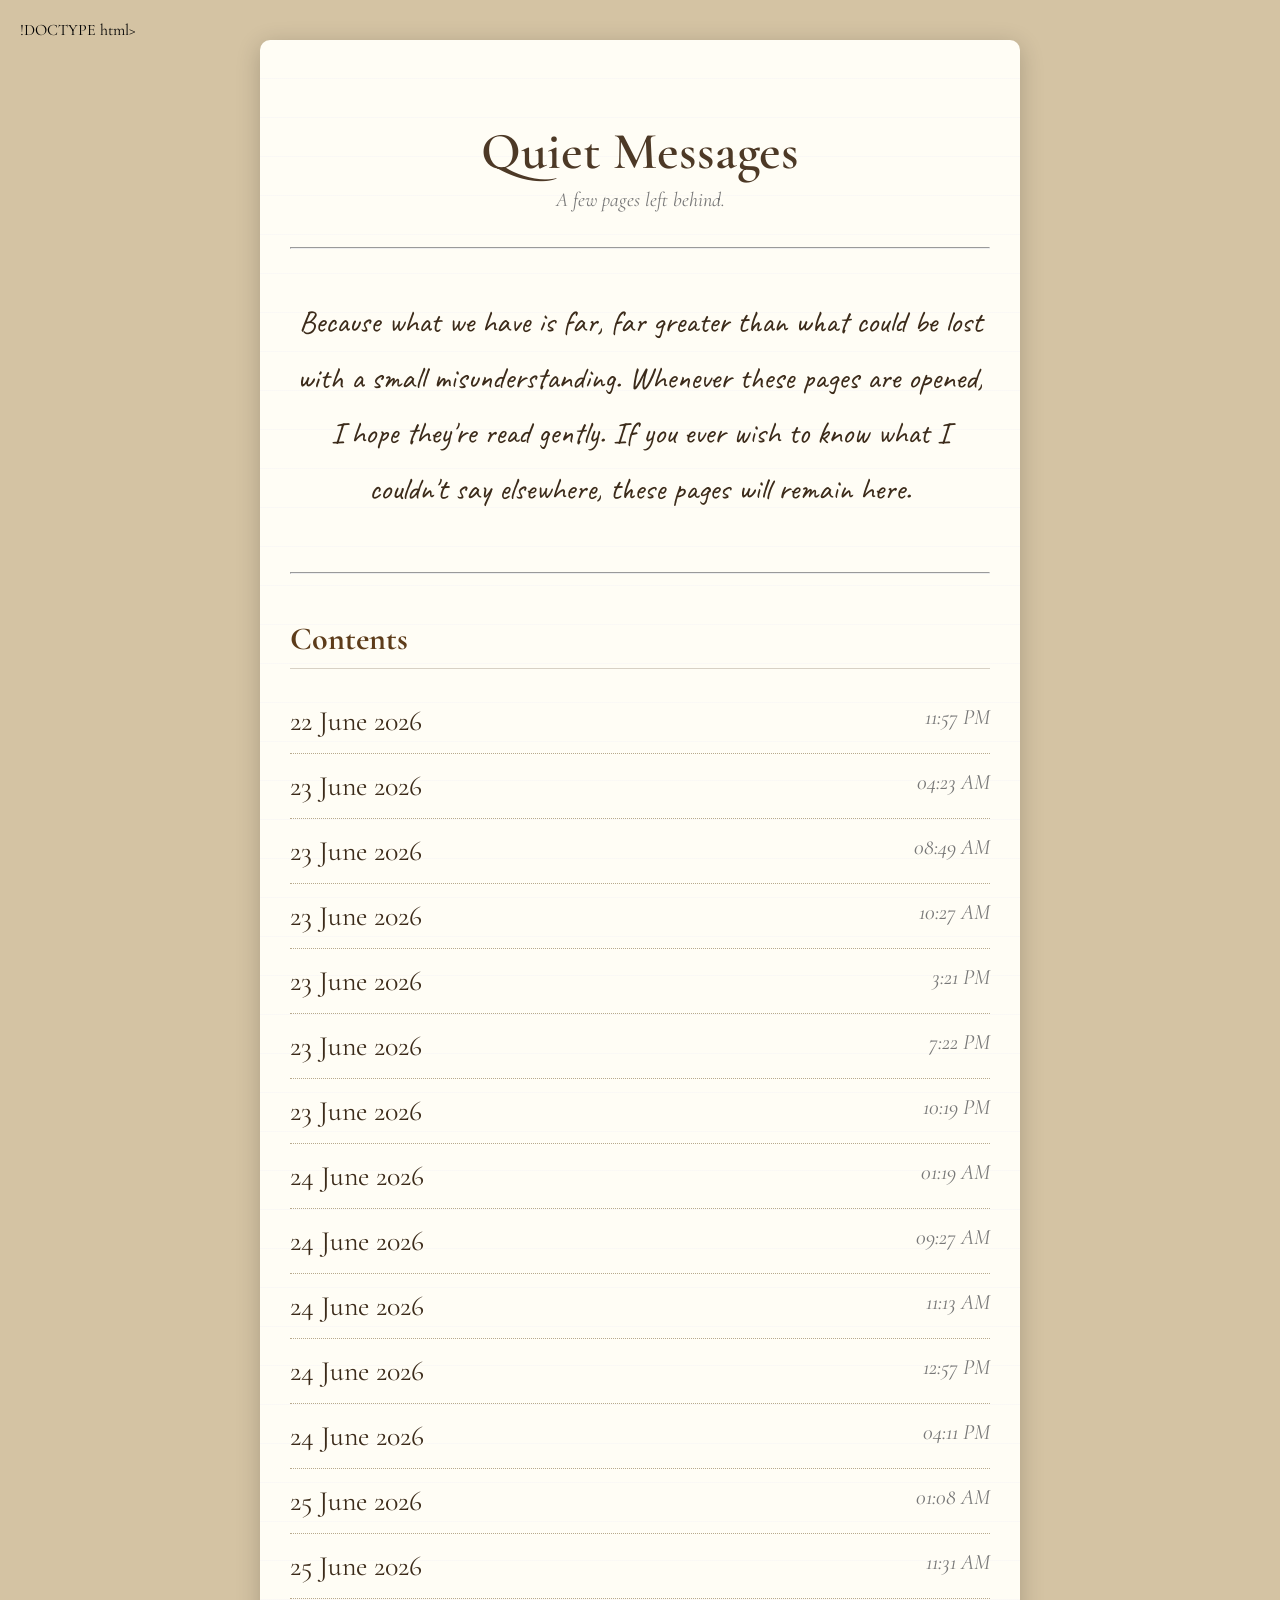
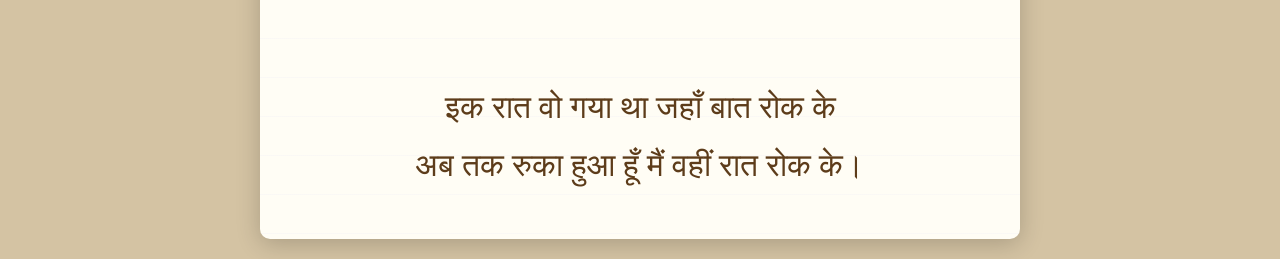
<file: index.html>
!DOCTYPE html>
<html>

<head>
    <title>Quiet Messages</title>

    <link href="https://fonts.googleapis.com/css2?family=Caveat:wght@500&family=Cormorant+Garamond:wght@400;600&display=swap" rel="stylesheet">
  <script data-goatcounter="https://apaar-1904.goatcounter.com/count"
        async src="//gc.zgo.at/count.js"></script>
</head>

<body style="
background:#d4c3a3;
margin:0;
padding:20px;
font-family:'Cormorant Garamond', serif;
">

<div style="
max-width:700px;
margin:auto;
background:#fffdf5;
padding:45px 30px;
border-radius:10px;
box-shadow:0 5px 25px rgba(0,0,0,0.2);
min-height:85vh;
background-image:
repeating-linear-gradient(
to bottom,
transparent,
transparent 38px,
rgba(100,100,255,0.06) 39px
);
">

<h1 style="
text-align:center;
font-size:52px;
margin-bottom:5px;
color:#4d3926;
font-weight:600;
">
Quiet Messages
</h1>

<p style="
text-align:center;
font-style:italic;
font-size:20px;
color:#777;
margin-top:0;
">
A few pages left behind.
</p>

<hr style="margin:35px 0;">

<div style="
font-family:'Caveat', cursive;
font-size:31px;
line-height:1.8;
color:#3c2b1a;
text-align:center;
padding:10px 5px;
">

Because what we have is far, far greater than what could be lost with a small misunderstanding.

Whenever these pages are opened, I hope they're read gently.

If you ever wish to know what I couldn't say elsewhere, these pages will remain here.

</div>

<hr style="margin:45px 0;">

<h2 style="
color:#5d3c1a;
font-size:32px;
border-bottom:1px solid #d8d1c5;
padding-bottom:10px;
margin-bottom:20px;
">
Contents
</h2>

<a href="message1.html?v=1" style="
display:block;
text-decoration:none;
color:#3c2b1a;
padding:15px 0;
font-size:28px;
border-bottom:1px dotted #b8aa8d;
">

22 June 2026

<span style="
float:right;
font-size:22px;
font-style:italic;
color:#777;
">
11:57 PM
</span>

</a>

<a href="message2.html?v=1" style="
display:block;
text-decoration:none;
color:#3c2b1a;
padding:15px 0;
font-size:28px;
border-bottom:1px dotted #b8aa8d;
">

23 June 2026

<span style="
float:right;
font-size:22px;
font-style:italic;
color:#777;
">
04:23 AM
</span>

</a>

<a href="message3.html?v=1" style="
display:block;
text-decoration:none;
color:#3c2b1a;
padding:15px 0;
font-size:28px;
border-bottom:1px dotted #b8aa8d;
">

23 June 2026

<span style="
float:right;
font-size:22px;
font-style:italic;
color:#777;
">
08:49 AM
</span>

</a>

<a href="message4.html?v=1" style="
display:block;
text-decoration:none;
color:#3c2b1a;
padding:15px 0;
font-size:28px;
border-bottom:1px dotted #b8aa8d;
">

23 June 2026

<span style="
float:right;
font-size:22px;
font-style:italic;
color:#777;
">
10:27 AM
</span>

</a>

<a href="message5.html?v=1" style="
display:block;
text-decoration:none;
color:#3c2b1a;
padding:15px 0;
font-size:28px;
border-bottom:1px dotted #b8aa8d;
">

23 June 2026

<span style="
float:right;
font-size:22px;
font-style:italic;
color:#777;
">
3:21 PM
</span>

</a>

<a href="message6.html?v=1" style="
display:block;
text-decoration:none;
color:#3c2b1a;
padding:15px 0;
font-size:28px;
border-bottom:1px dotted #b8aa8d;
">

23 June 2026

<span style="
float:right;
font-size:22px;
font-style:italic;
color:#777;
">
7:22 PM
</span>

</a>

<a href="message7.html?v=1" style="
display:block;
text-decoration:none;
color:#3c2b1a;
padding:15px 0;
font-size:28px;
border-bottom:1px dotted #b8aa8d;
">

23 June 2026

<span style="
float:right;
font-size:22px;
font-style:italic;
color:#777;
">
10:19 PM
</span>

</a>

<a href="message8.html?v=1" style="
display:block;
text-decoration:none;
color:#3c2b1a;
padding:15px 0;
font-size:28px;
border-bottom:1px dotted #b8aa8d;
">

24 June 2026

<span style="
float:right;
font-size:22px;
font-style:italic;
color:#777;
">
01:19 AM
</span>

</a>

<a href="message9.html?v=1" style="
display:block;
text-decoration:none;
color:#3c2b1a;
padding:15px 0;
font-size:28px;
border-bottom:1px dotted #b8aa8d;
">

24 June 2026

<span style="
float:right;
font-size:22px;
font-style:italic;
color:#777;
">
09:27 AM
</span>

</a>

<a href="message10.html?v=1" style="
display:block;
text-decoration:none;
color:#3c2b1a;
padding:15px 0;
font-size:28px;
border-bottom:1px dotted #b8aa8d;
">

24 June 2026

<span style="
float:right;
font-size:22px;
font-style:italic;
color:#777;
">
11:13 AM
</span>

</a>

<a href="message11.html?v=1" style="
display:block;
text-decoration:none;
color:#3c2b1a;
padding:15px 0;
font-size:28px;
border-bottom:1px dotted #b8aa8d;
">

24 June 2026

<span style="
float:right;
font-size:22px;
font-style:italic;
color:#777;
">
12:57 PM
</span>

</a>

<a href="message12.html?v=1" style="
display:block;
text-decoration:none;
color:#3c2b1a;
padding:15px 0;
font-size:28px;
border-bottom:1px dotted #b8aa8d;
">

24 June 2026

<span style="
float:right;
font-size:22px;
font-style:italic;
color:#777;
">
04:11 PM
</span>

</a>

<a href="message13.html?v=1" style="
display:block;
text-decoration:none;
color:#3c2b1a;
padding:15px 0;
font-size:28px;
border-bottom:1px dotted #b8aa8d;
">

25 June 2026

<span style="
float:right;
font-size:22px;
font-style:italic;
color:#777;
">
01:08 AM
</span>

</a>

 <a href="message14.html?v=1" style="
display:block;
text-decoration:none;
color:#3c2b1a;
padding:15px 0;
font-size:28px;
border-bottom:1px dotted #b8aa8d;
">

25 June 2026

<span style="
float:right;
font-size:22px;
font-style:italic;
color:#777;
">
11:31 AM
</span>

</a>

<div style="
margin-top:80px;
text-align:center;
font-family:'Caveat', cursive;
font-size:32px;
line-height:1.8;
color:#5d3c1a;
">

इक रात वो गया था जहाँ बात रोक के<br>
अब तक रुका हुआ हूँ मैं वहीं रात रोक के।

</div>

</div>

</body>

</html>
</file>
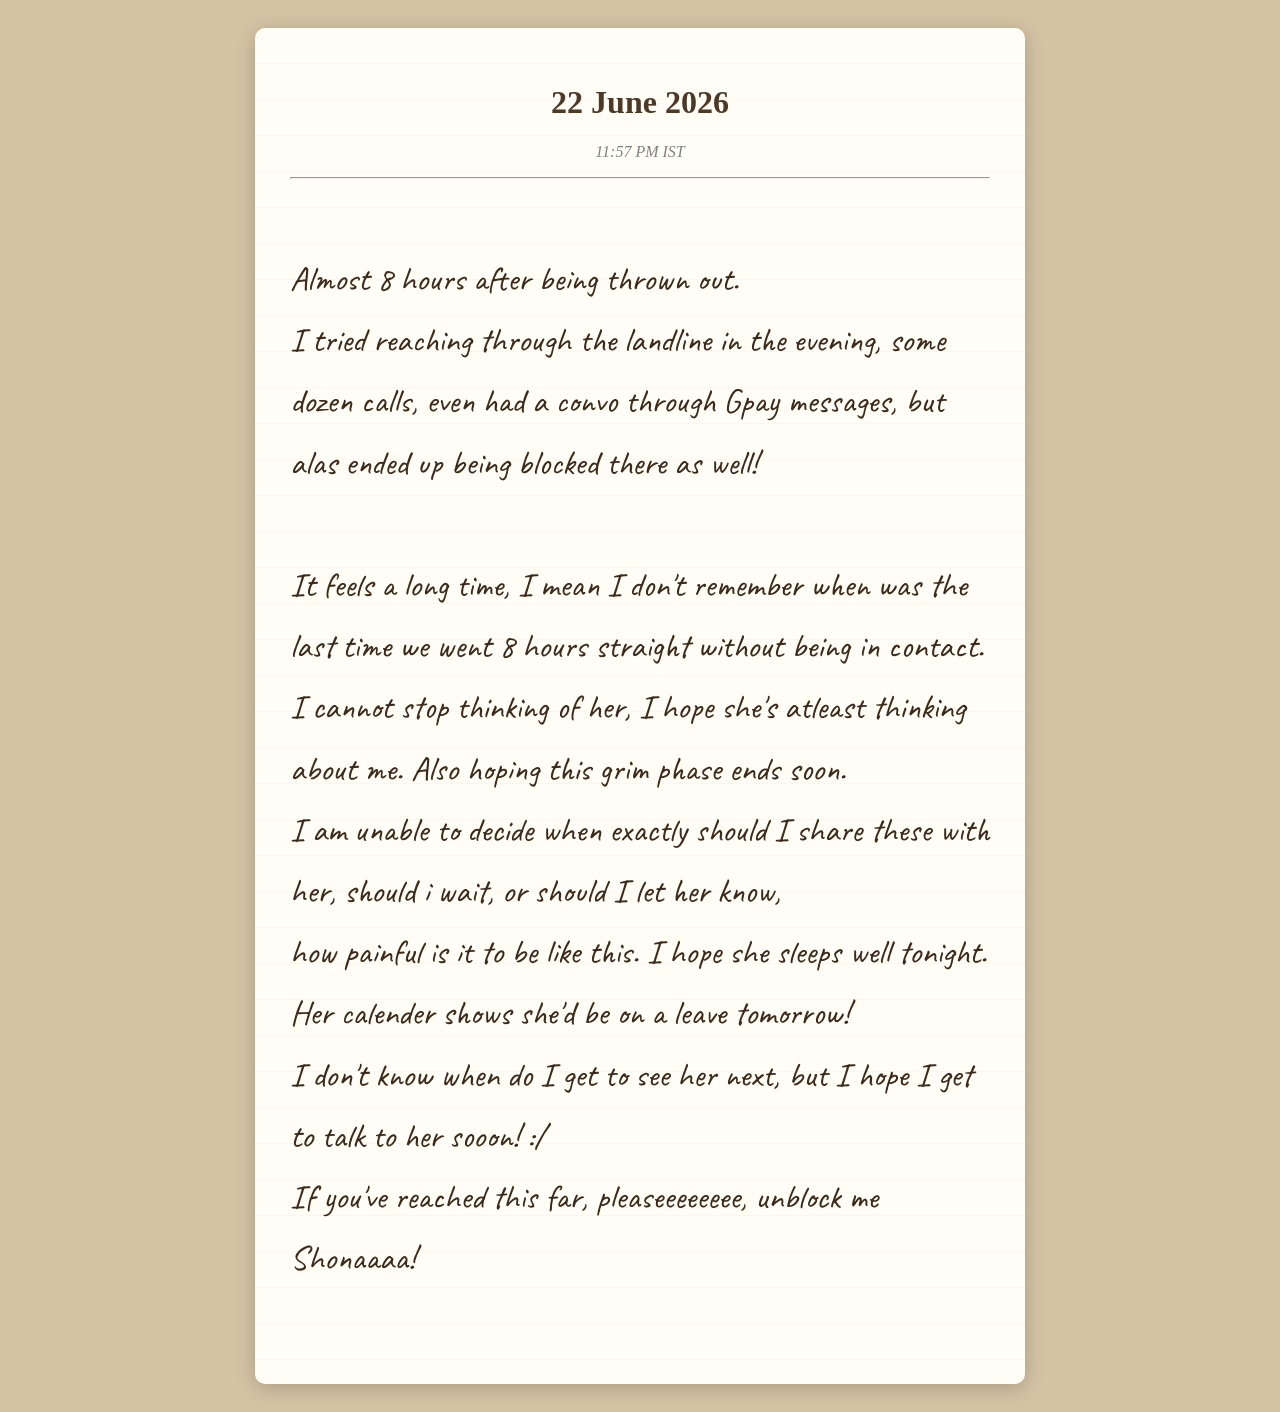
<file: message1.html>
<!DOCTYPE html>
<html>

<head>
<title>22 June 2026</title>

<link href="https://fonts.googleapis.com/css2?family=Caveat:wght@500&display=swap" rel="stylesheet">
 <script data-goatcounter="https://apaar-1904.goatcounter.com/count"
        async src="//gc.zgo.at/count.js">
  </script>
  
</head>

<body style="
background:#d4c3a3;
padding:20px;
font-family:Georgia,serif;
">

<div style="
max-width:700px;
margin:auto;
background:#fffdf5;
padding:35px;
border-radius:10px;
box-shadow:0 4px 20px rgba(0,0,0,0.2);
background-image:
repeating-linear-gradient(
to bottom,
transparent,
transparent 35px,
rgba(100,100,255,0.08) 36px
);
">

<h1 style="
text-align:center;
color:#4d3926;
font-family:Georgia;
">
22 June 2026
</h1>

<p style="
text-align:center;
font-style:italic;
color:gray;
">
11:57 PM IST
</p>

<hr>

<div style="
font-family:'Caveat', cursive;
font-size:34px;
line-height:1.8;
color:#3c2b1a;
white-space:pre-line;
">
Almost 8 hours after being thrown out. 
I tried reaching through the landline in the evening, some dozen calls, even had a convo through Gpay messages, but alas ended up being blocked there as well!

It feels a long time, I mean I don't remember when was the last time we went 8 hours straight without being in contact.
I cannot stop thinking of her, I hope she's atleast thinking about me. Also hoping this grim phase ends soon.
I am unable to decide when exactly should I share these with her, should i wait, or should I let her know,
how painful is it to be like this. I hope she sleeps well tonight. Her calender shows she'd be on a leave tomorrow!
I don't know when do I get to see her next, but I hope I get to talk to her sooon! :/
If you've reached this far, pleaseeeeeeee, unblock me Shonaaaa!

</div>

</div>

</body>
</html>
</file>
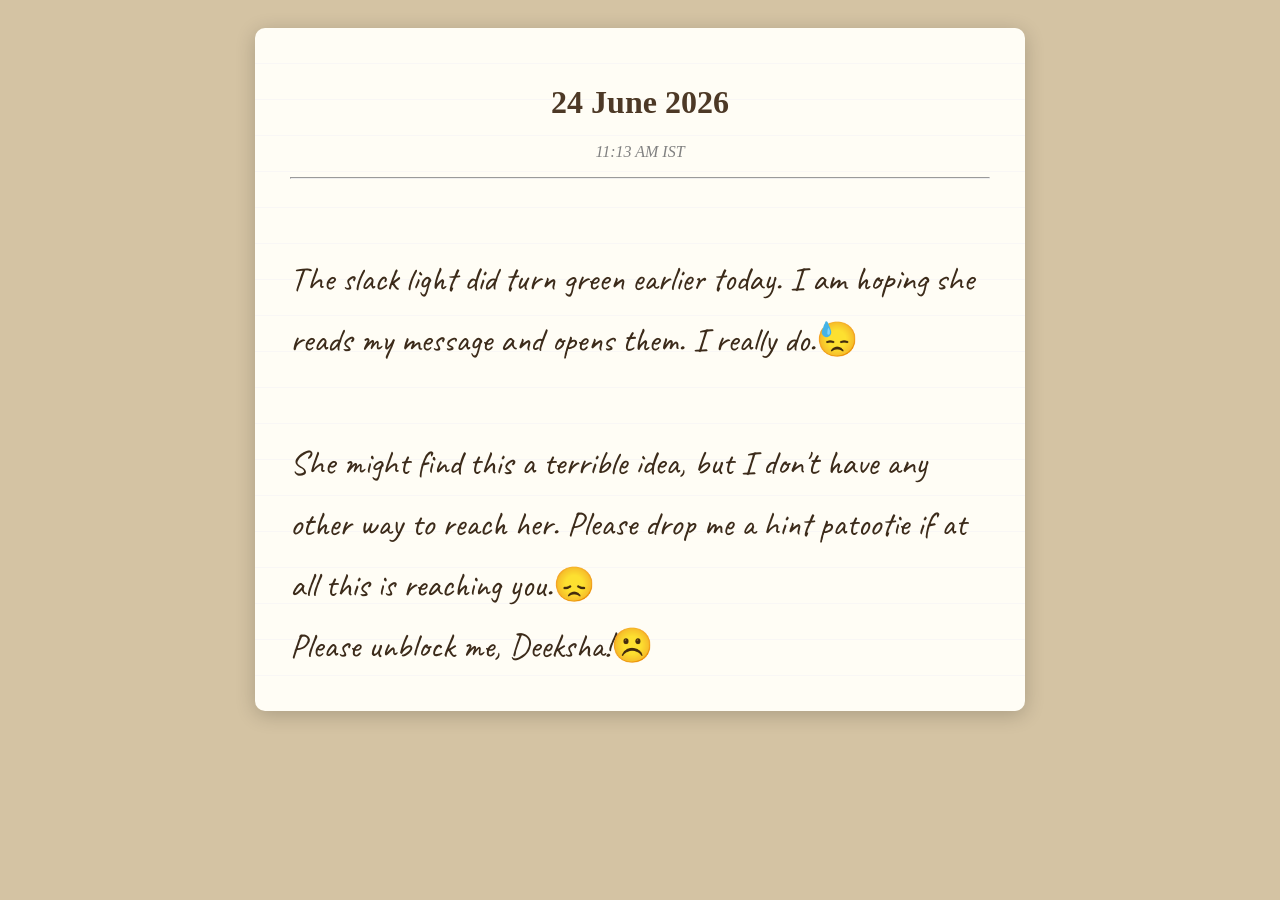
<file: message10.html>
<!DOCTYPE html>
<html>

<head>
<title>24 June 2026</title>

<link href="https://fonts.googleapis.com/css2?family=Caveat:wght@500&display=swap" rel="stylesheet">
 <script data-goatcounter="https://apaar-1904.goatcounter.com/count"
        async src="//gc.zgo.at/count.js">
  </script>
  
</head>

<body style="
background:#d4c3a3;
padding:20px;
font-family:Georgia,serif;
">

<div style="
max-width:700px;
margin:auto;
background:#fffdf5;
padding:35px;
border-radius:10px;
box-shadow:0 4px 20px rgba(0,0,0,0.2);
background-image:
repeating-linear-gradient(
to bottom,
transparent,
transparent 35px,
rgba(100,100,255,0.08) 36px
);
">

<h1 style="
text-align:center;
color:#4d3926;
font-family:Georgia;
">
24 June 2026
</h1>

<p style="
text-align:center;
font-style:italic;
color:gray;
">
11:13 AM IST
</p>

<hr>

<div style="
font-family:'Caveat', cursive;
font-size:34px;
line-height:1.8;
color:#3c2b1a;
white-space:pre-line;
">
The slack light did turn green earlier today. I am hoping she reads my message and opens them. I really do.😓

She might find this a terrible idea, but I don't have any other way to reach her. Please drop me a hint patootie if at all this is reaching you.😞
Please unblock me, Deeksha!☹️
</div>

</div>

</body>
</html>
</file>
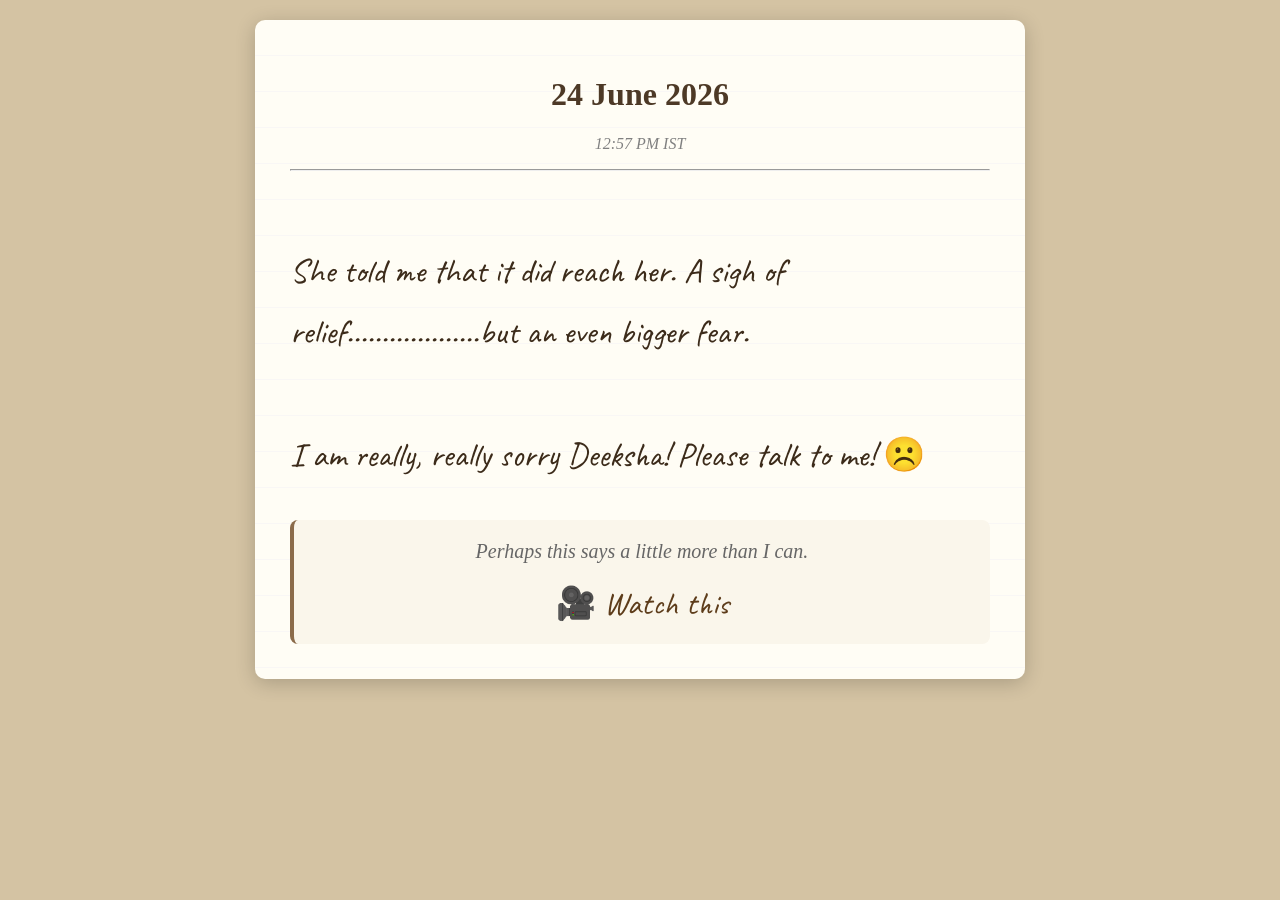
<file: message11.html>
<!DOCTYPE html>
<html>
<head>
<title>24 June 2026</title>
<link href="https://fonts.googleapis.com/css2?family=Caveat:wght@500&display=swap" rel="stylesheet">
<script
    data-goatcounter="https://apaar-1904.goatcounter.com/count"
    async
    src="https://gc.zgo.at/count.js">
</script>
</head>
<body style="
background:#d4c3a3;
padding:20px;
font-family:Georgia,serif;
margin:0;
">
<div style="
max-width:700px;
margin:auto;
background:#fffdf5;
padding:35px;
border-radius:10px;
box-shadow:0 4px 20px rgba(0,0,0,0.2);
background-image:
repeating-linear-gradient(
to bottom,
transparent,
transparent 35px,
rgba(100,100,255,0.08) 36px
);
">
<h1 style="
text-align:center;
color:#4d3926;
font-family:Georgia;
">
24 June 2026
</h1>
<p style="
text-align:center;
font-style:italic;
color:gray;
">
12:57 PM IST
</p>
<hr>
<div style="
font-family:'Caveat', cursive;
font-size:34px;
line-height:1.8;
color:#3c2b1a;
white-space:pre-line;
">
She told me that it did reach her. A sigh of relief...................but an even bigger fear.

I am really, really sorry Deeksha! Please talk to me! ☹️
</div>
<div style="
margin-top:35px;
padding:20px;
background:#faf6eb;
border-left:4px solid #8b6b4a;
border-radius:8px;
text-align:center;
">
<p style="
margin-top:0;
font-style:italic;
color:#666;
font-size:20px;
">
Perhaps this says a little more than I can.
</p>
<a href="https://www.instagram.com/reel/DZ6cylJp3NL/?igsh=OXcxZDdtMmJ5dHln"
target="_blank"
style="
font-family:'Caveat', cursive;
font-size:32px;
color:#5d3c1a;
text-decoration:none;
">
🎥 Watch this
</a>
</div>
</div>
</body>
</html>
</file>
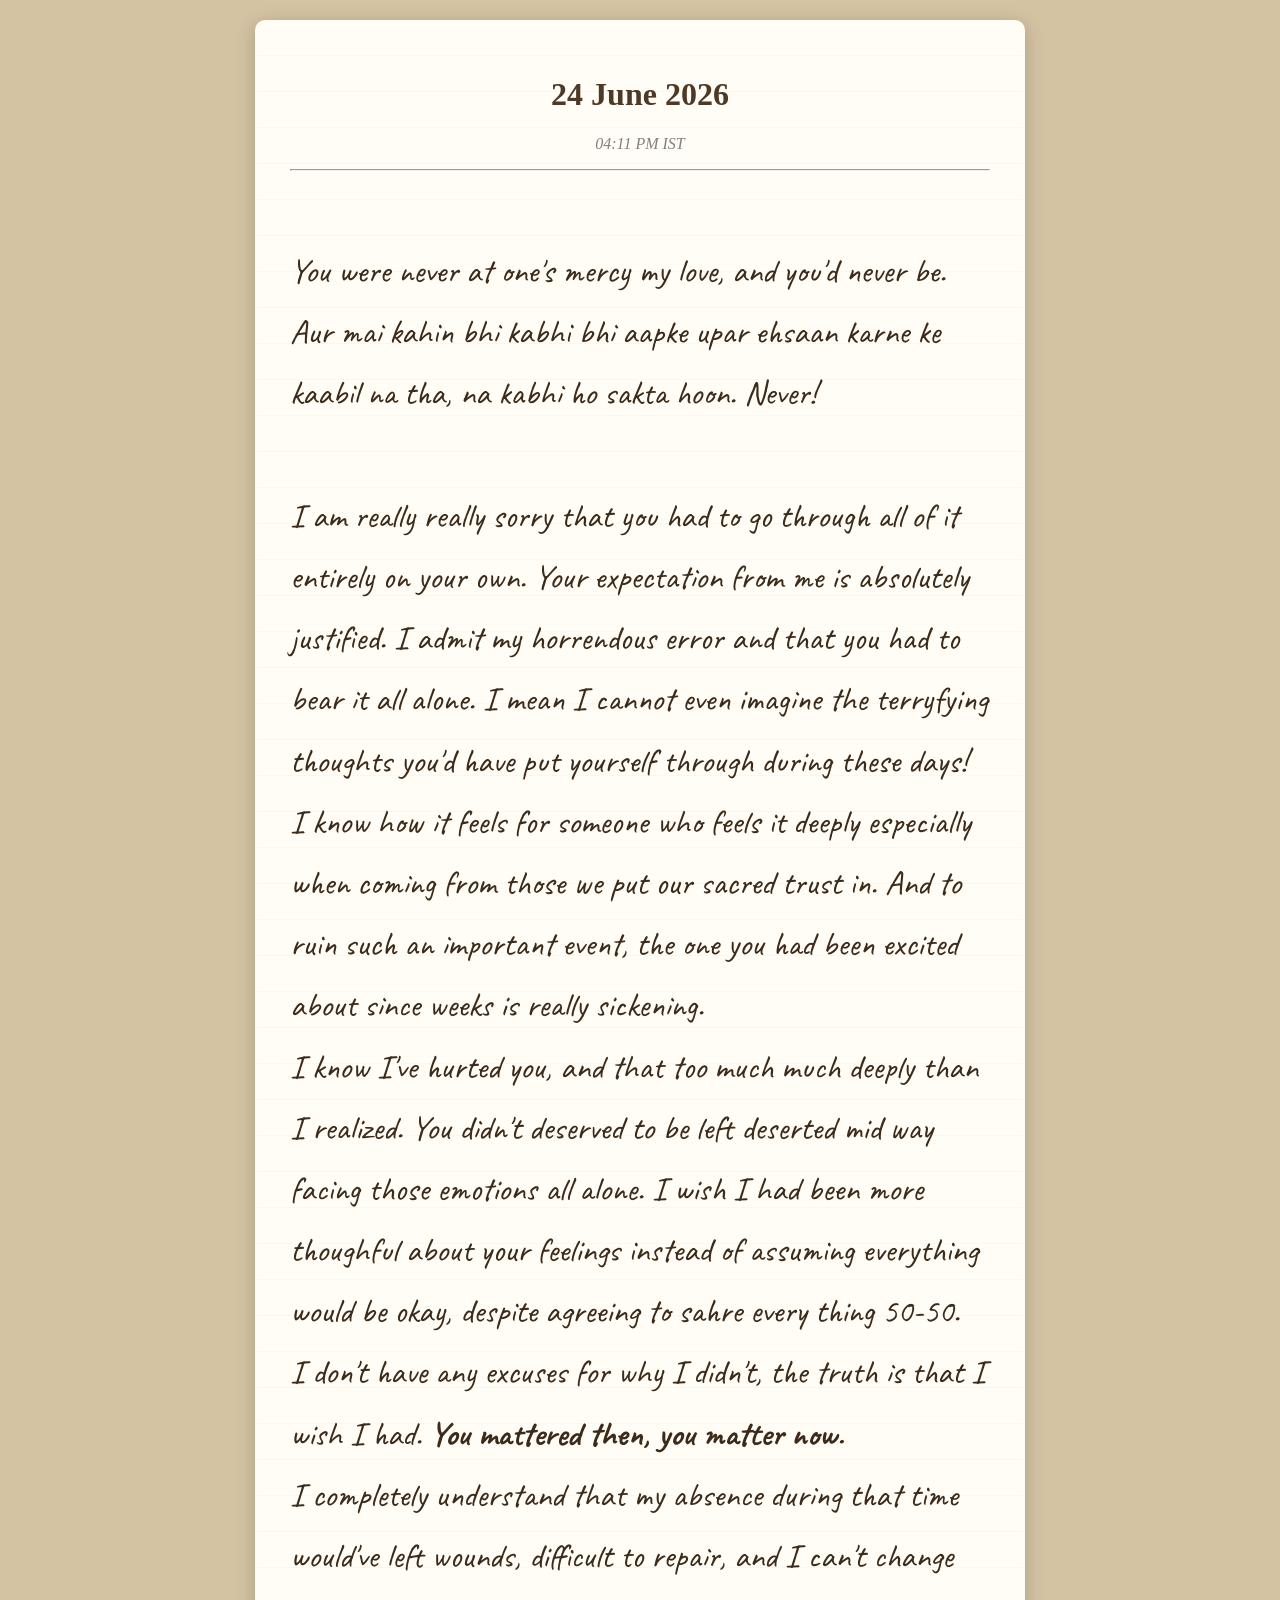
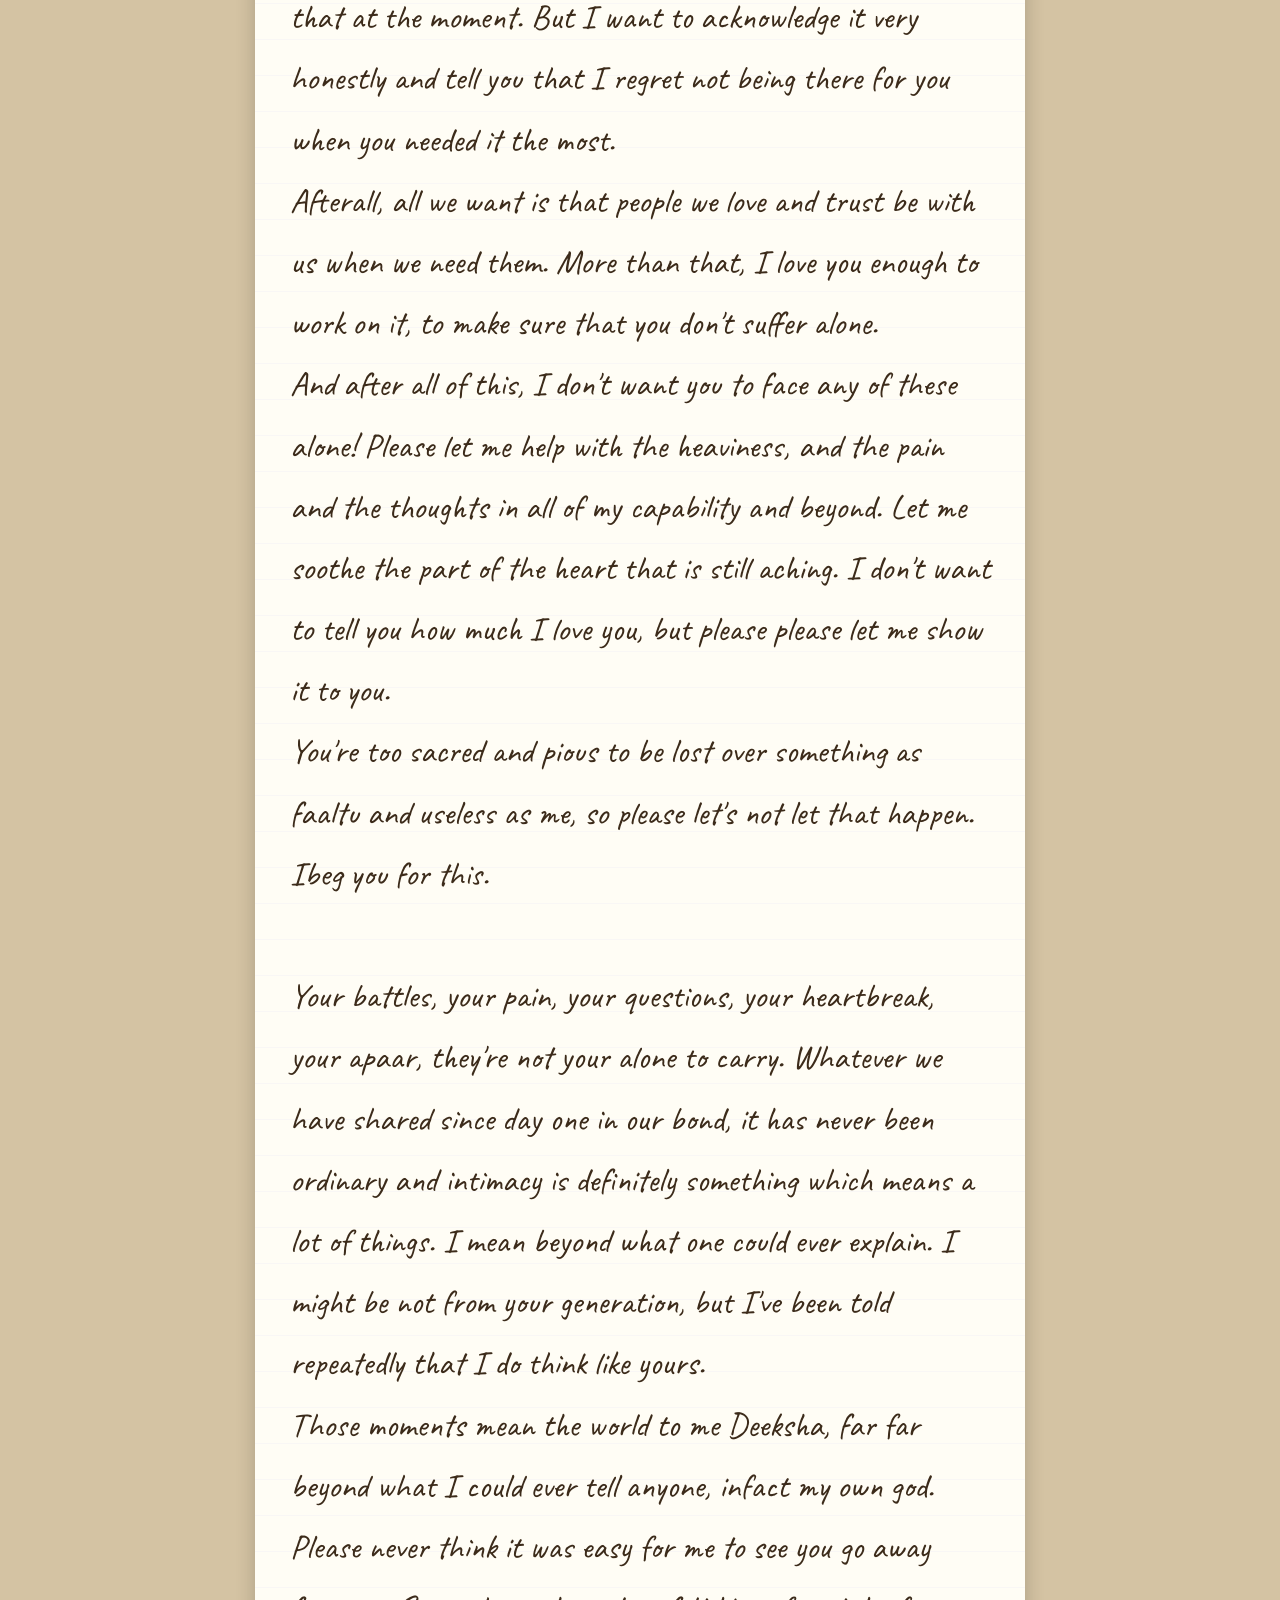
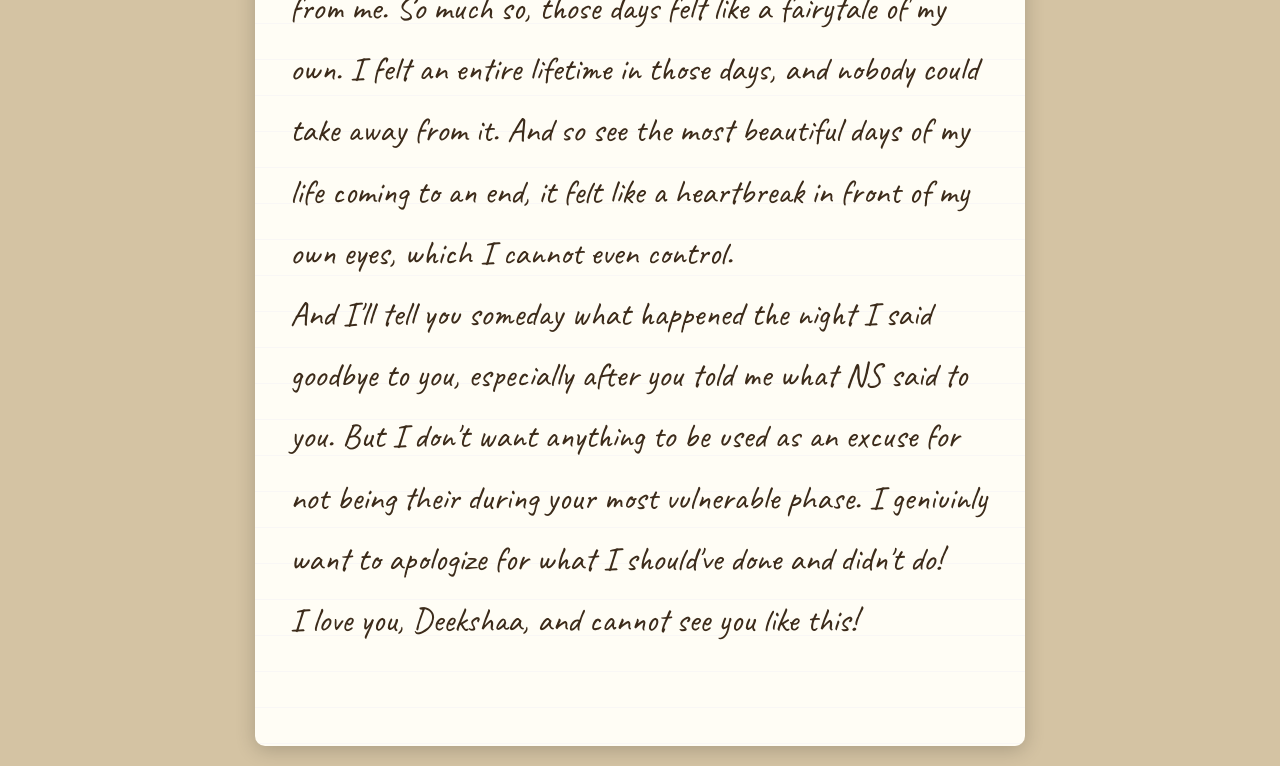
<file: message12.html>
<!DOCTYPE html>
<html>
<head>
<title>24 June 2026</title>
<link href="https://fonts.googleapis.com/css2?family=Caveat:wght@500&display=swap" rel="stylesheet">
<script
    data-goatcounter="https://apaar-1904.goatcounter.com/count"
    async
    src="https://gc.zgo.at/count.js">
</script>
</head>
<body style="
background:#d4c3a3;
padding:20px;
font-family:Georgia,serif;
margin:0;
">
<div style="
max-width:700px;
margin:auto;
background:#fffdf5;
padding:35px;
border-radius:10px;
box-shadow:0 4px 20px rgba(0,0,0,0.2);
background-image:
repeating-linear-gradient(
to bottom,
transparent,
transparent 35px,
rgba(100,100,255,0.08) 36px
);
">
<h1 style="
text-align:center;
color:#4d3926;
font-family:Georgia;
">
24 June 2026
</h1>
<p style="
text-align:center;
font-style:italic;
color:gray;
">
04:11 PM IST
</p>
<hr>
<div style="
font-family:'Caveat', cursive;
font-size:34px;
line-height:1.8;
color:#3c2b1a;
white-space:pre-line;
">
You were never at one's mercy my love, and you'd never be. Aur mai kahin bhi kabhi bhi aapke upar ehsaan karne ke kaabil na tha, na kabhi ho sakta hoon. Never!

I am really really sorry that you had to go through all of it entirely on your own. Your expectation from me is absolutely justified. I admit my horrendous error and that you had to bear it all alone. I mean I cannot even imagine the terryfying thoughts you'd have put yourself through during these days!
I know how it feels for someone who feels it deeply especially when coming from those we put our sacred trust in. And to ruin such an important event, the one you had been excited about since weeks is really sickening.
I know I've hurted you, and that too much much deeply than I realized. You didn't deserved to be left deserted mid way facing those emotions all alone. I wish I had been more thoughful about your feelings instead of assuming everything would be okay, despite agreeing to sahre every thing 50-50. 
I don't have any excuses for why I didn't, the truth is that I wish I had. <b>You mattered then, you matter now.</b>  
I completely understand that my absence during that time would've left wounds, difficult to repair, and I can't change that at the moment. But I want to acknowledge it very honestly and tell you that I regret not being there for you when you needed it the most.
Afterall, all we want is that people we love and trust be with us when we need them. More than that, I love you enough to work on it, to make sure that you don't suffer alone.
And after all of this, I don't want you to face any of these alone! Please let me help with the heaviness, and the pain and the thoughts in all of my capability and beyond. Let me soothe the part of the heart that is still aching. I don't want to tell you how much I love you, but please please let me show it to you.
You're too sacred and pious to be lost over something as faaltu and useless as me, so please let's not let that happen. Ibeg you for this.

Your battles, your pain, your questions, your heartbreak, your apaar, they're not your alone to carry. Whatever we have shared since day one in our bond, it has never been ordinary and intimacy is definitely something which means a lot of things. I mean beyond what one could ever explain. I might be not from your generation, but I've been told repeatedly that I do think like yours. 
Those moments mean the world to me Deeksha, far far beyond what I could ever tell anyone, infact my own god. Please never think it was easy for me to see you go away from me. So much so, those days felt like a fairytale of my own. I felt an entire lifetime in those days, and nobody could take away from it. And so see the most beautiful days of my life coming to an end, it felt like a heartbreak in front of my own eyes, which I cannot even control. 
And I'll tell you someday what happened the night I said goodbye to you, especially after you told me what NS said to you. But I don't want anything to be used as an excuse for not being their during your most vulnerable phase. I geniuinly want to apologize for what I should've done and didn't do!
    I love you, Deekshaa, and cannot see you like this!
    
</div>

</div>
</body>
</html>
</file>
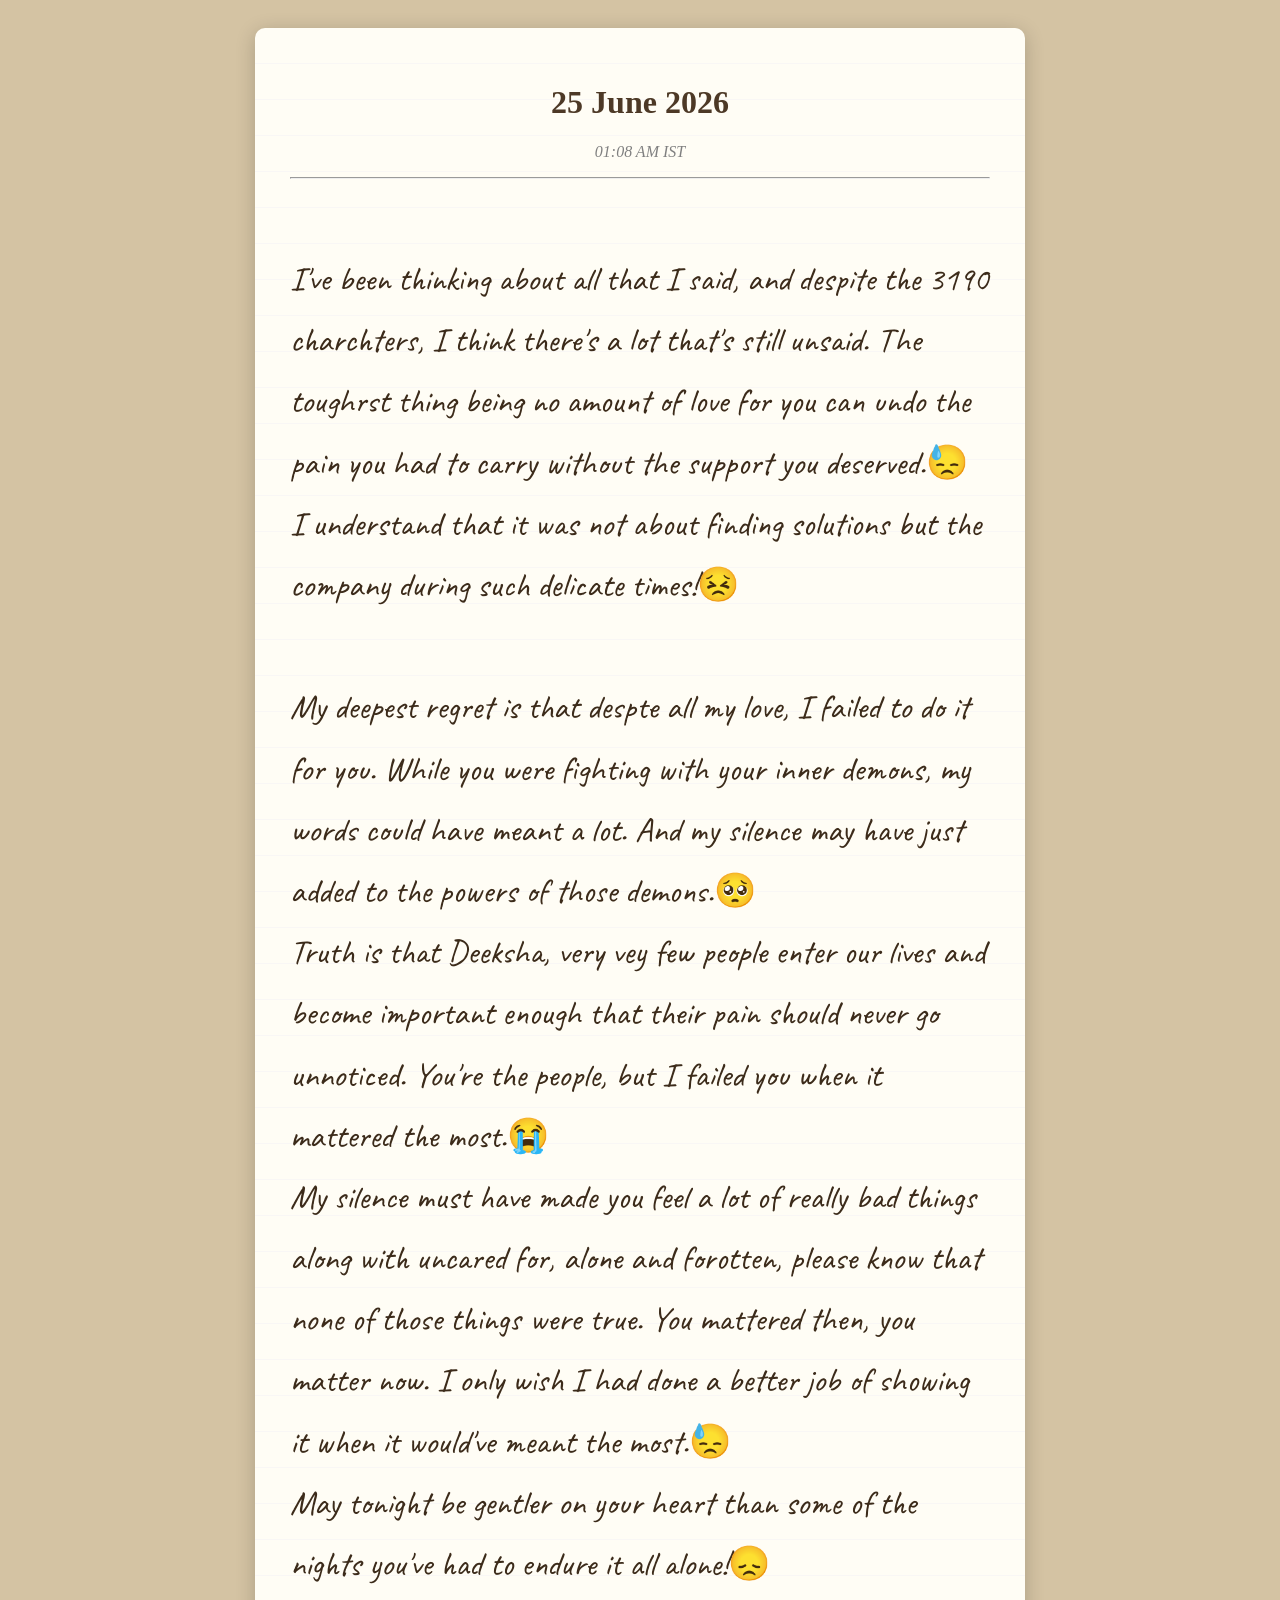
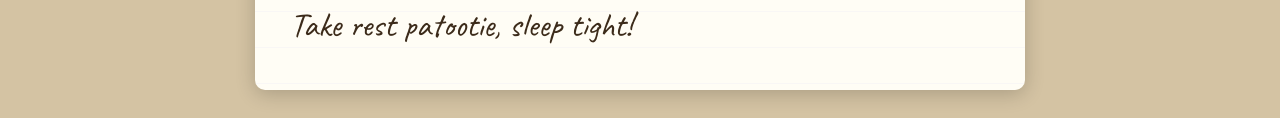
<file: message13.html>
<!DOCTYPE html>
<html>

<head>
<title>25 June 2026</title>

<link href="https://fonts.googleapis.com/css2?family=Caveat:wght@500&display=swap" rel="stylesheet">
 <script data-goatcounter="https://apaar-1904.goatcounter.com/count"
        async src="//gc.zgo.at/count.js"></script>
  
</head>

<body style="
background:#d4c3a3;
padding:20px;
font-family:Georgia,serif;
">

<div style="
max-width:700px;
margin:auto;
background:#fffdf5;
padding:35px;
border-radius:10px;
box-shadow:0 4px 20px rgba(0,0,0,0.2);
background-image:
repeating-linear-gradient(
to bottom,
transparent,
transparent 35px,
rgba(100,100,255,0.08) 36px
);
">

<h1 style="
text-align:center;
color:#4d3926;
font-family:Georgia;
">
25 June 2026
</h1>

<p style="
text-align:center;
font-style:italic;
color:gray;
">
01:08 AM IST
</p>

<hr>

<div style="
font-family:'Caveat', cursive;
font-size:34px;
line-height:1.8;
color:#3c2b1a;
white-space:pre-line;
">
I've been thinking about all that I said, and despite the 3190 charchters, I think there's a lot that's still unsaid. The toughrst thing being no amount of love for you can undo the pain you had to carry without the support you deserved.😓
I understand that it was not about finding solutions but the company during such delicate times!😣

My deepest regret is that despte all my love, I failed to do it for you. While you were fighting with your inner demons, my words could have meant a lot. And my silence may have just added to the powers of those demons.🥺 
Truth is that Deeksha, very vey few people enter our lives and become important enough that their pain should never go unnoticed. You're the people, but I failed you when it mattered the most.😭
My silence must have made you feel a lot of really bad things along with uncared for, alone and forotten, please know that none of those things were true. You mattered then, you matter now. I only wish I had done a better job of showing it when it would've meant the most.😓
May tonight be gentler on your heart than some of the nights you've had to endure it all alone!😞
Take rest patootie, sleep tight!
</div>

</div>

</body>
</html>
</file>
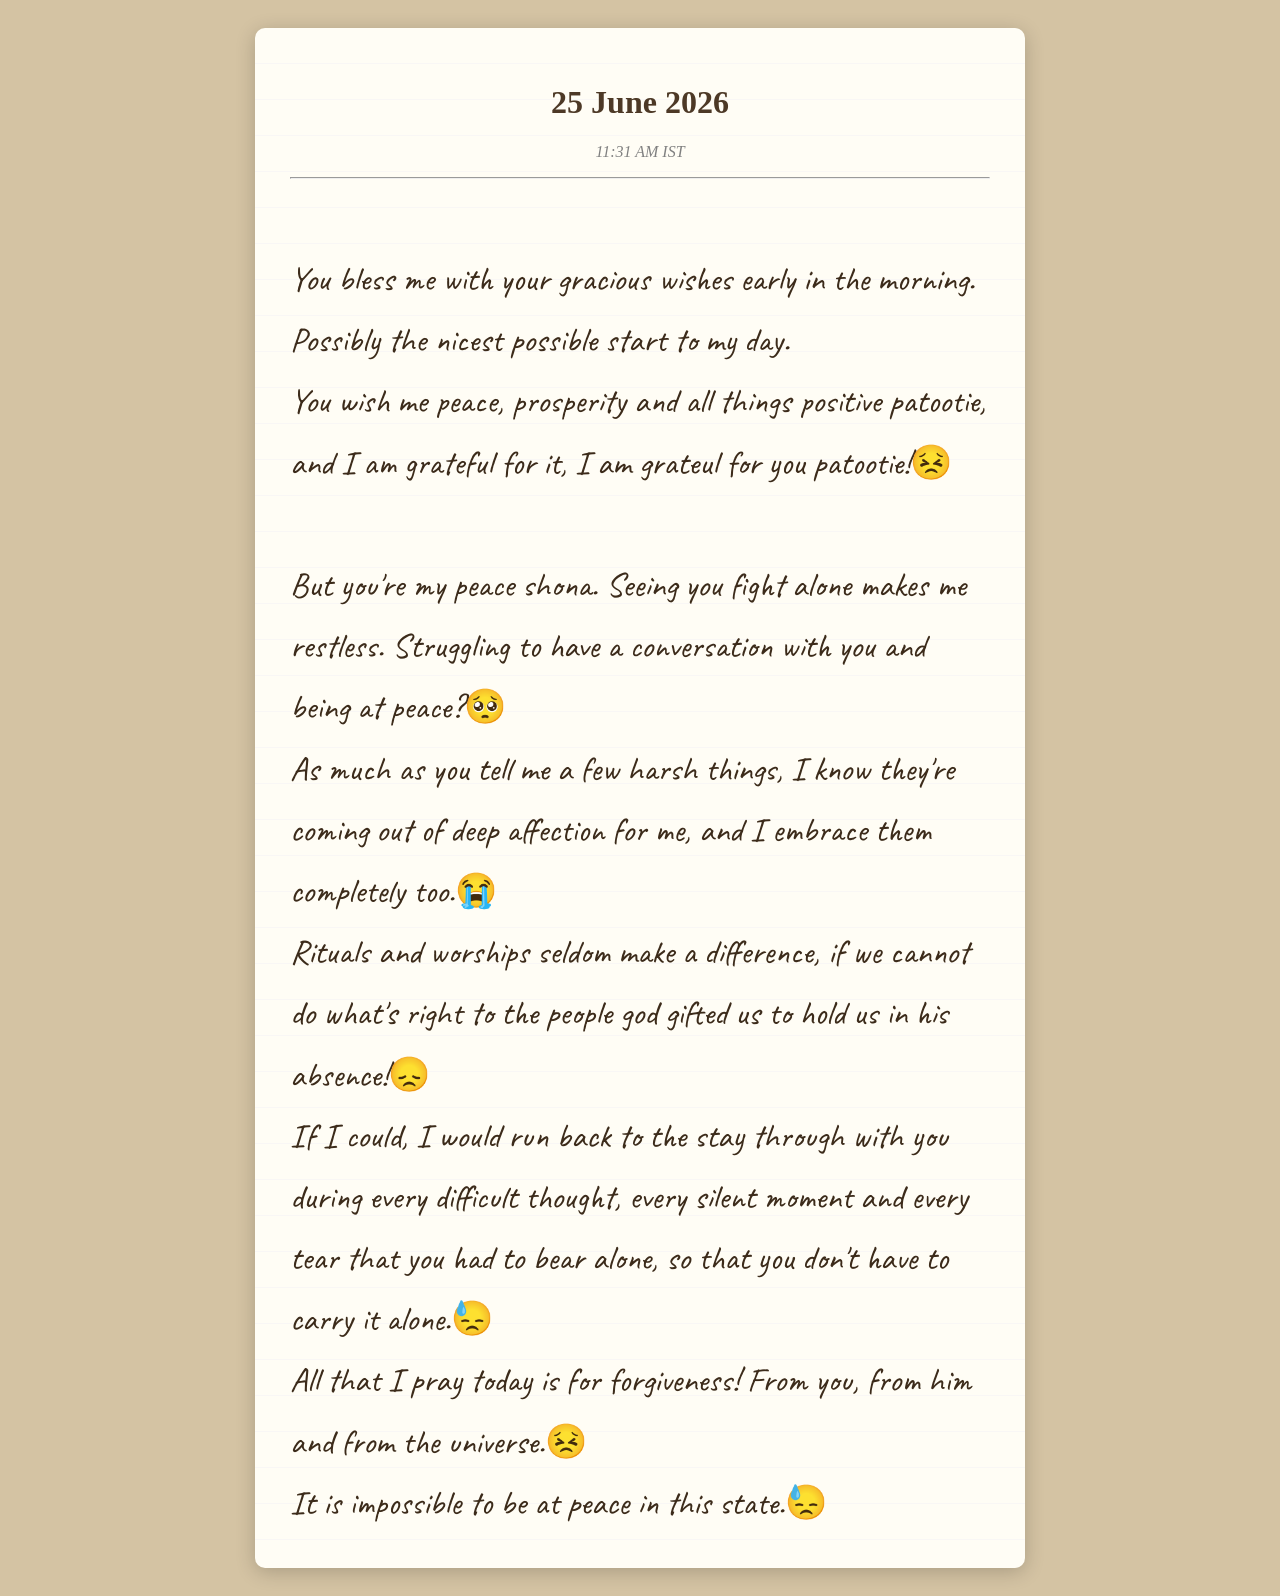
<file: message14.html>
<!DOCTYPE html>
<html>

<head>
<title>25 June 2026</title>

<link href="https://fonts.googleapis.com/css2?family=Caveat:wght@500&display=swap" rel="stylesheet">
 <script data-goatcounter="https://apaar-1904.goatcounter.com/count"
        async src="//gc.zgo.at/count.js"></script>
  
</head>

<body style="
background:#d4c3a3;
padding:20px;
font-family:Georgia,serif;
">

<div style="
max-width:700px;
margin:auto;
background:#fffdf5;
padding:35px;
border-radius:10px;
box-shadow:0 4px 20px rgba(0,0,0,0.2);
background-image:
repeating-linear-gradient(
to bottom,
transparent,
transparent 35px,
rgba(100,100,255,0.08) 36px
);
">

<h1 style="
text-align:center;
color:#4d3926;
font-family:Georgia;
">
25 June 2026
</h1>

<p style="
text-align:center;
font-style:italic;
color:gray;
">
11:31 AM IST
</p>

<hr>

<div style="
font-family:'Caveat', cursive;
font-size:34px;
line-height:1.8;
color:#3c2b1a;
white-space:pre-line;
">
You bless me with your gracious wishes early in the morning. Possibly the nicest possible start to my day.
You wish me peace, prosperity and all things positive patootie, and I am grateful for it, I am grateul for you patootie!😣

But you're my peace shona. Seeing you fight alone makes me restless. Struggling to have a conversation with you and being at peace?🥺
As much as you tell me a few harsh things, I know they're coming out of deep affection for me, and I embrace them completely too.😭
Rituals and worships seldom make a difference, if we cannot do what's right to the people god gifted us to hold us in his absence!😞
If I could, I would run back to the stay through with you during every difficult thought, every silent moment and every tear that you had to bear alone, so that you don't have to carry it alone.😓
All that I pray today is for forgiveness! From you, from him and from the universe.😣
It is impossible to be at peace in this state.😓
</div>

</div>

</body>
</html>
</file>
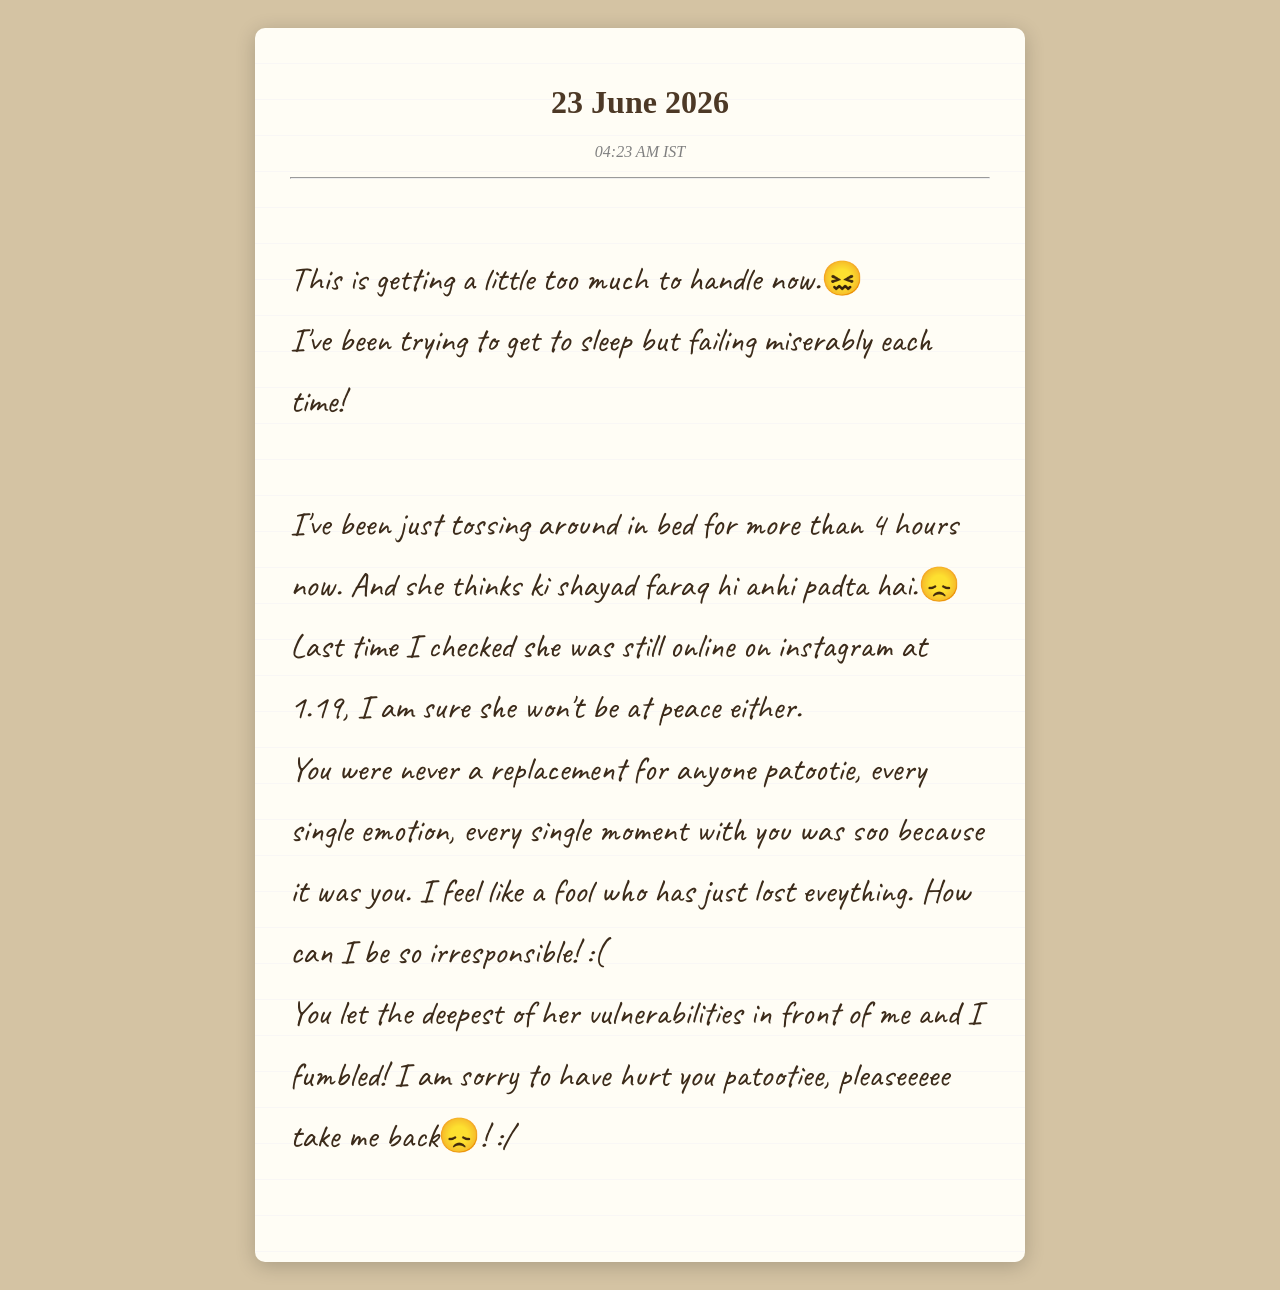
<file: message2.html>
<!DOCTYPE html>
<html>

<head>
<title>23 June 2026</title>

<link href="https://fonts.googleapis.com/css2?family=Caveat:wght@500&display=swap" rel="stylesheet">
 <script data-goatcounter="https://apaar-1904.goatcounter.com/count"
        async src="//gc.zgo.at/count.js"></script>
  
</head>

<body style="
background:#d4c3a3;
padding:20px;
font-family:Georgia,serif;
">

<div style="
max-width:700px;
margin:auto;
background:#fffdf5;
padding:35px;
border-radius:10px;
box-shadow:0 4px 20px rgba(0,0,0,0.2);
background-image:
repeating-linear-gradient(
to bottom,
transparent,
transparent 35px,
rgba(100,100,255,0.08) 36px
);
">

<h1 style="
text-align:center;
color:#4d3926;
font-family:Georgia;
">
23 June 2026
</h1>

<p style="
text-align:center;
font-style:italic;
color:gray;
">
04:23 AM IST
</p>

<hr>

<div style="
font-family:'Caveat', cursive;
font-size:34px;
line-height:1.8;
color:#3c2b1a;
white-space:pre-line;
">
This is getting a little too much to handle now.😖
I've been trying to get to sleep but failing miserably each time!

I've been just tossing around in bed for more than 4 hours now. And she thinks ki shayad faraq hi anhi padta hai.😞  Last time I checked she was still online on instagram at 1.19, I am sure she won't be at peace either.
You were never a replacement for anyone patootie, every single emotion, every single moment with you was soo because it was you. I feel like a fool who has just lost eveything. How can I be so irresponsible!  :( 
You let the deepest of her vulnerabilities in front of me and I fumbled! I am sorry to have hurt you patootiee, pleaseeeee take me back😞! :/

</div>

</div>

</body>
</html>
</file>
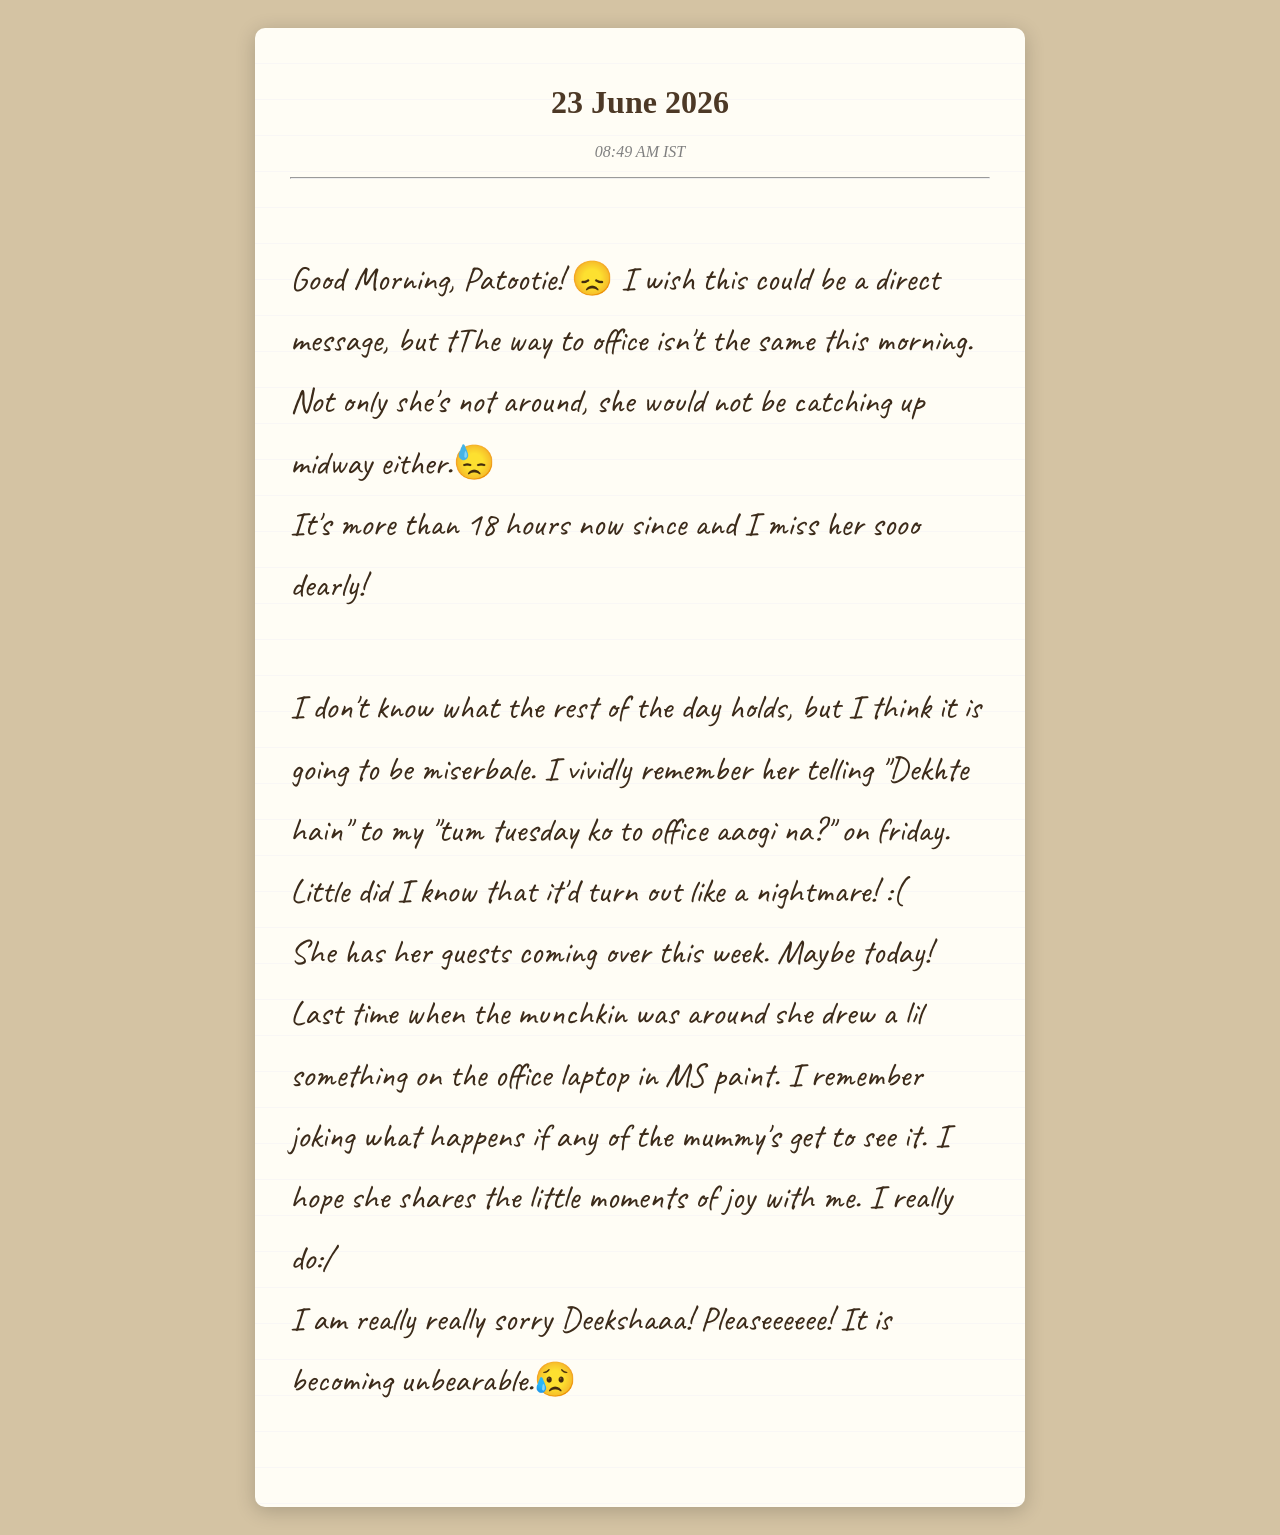
<file: message3.html>
<!DOCTYPE html>
<html>

<head>
<title>23 June 2026</title>

<link href="https://fonts.googleapis.com/css2?family=Caveat:wght@500&display=swap" rel="stylesheet">

   <script data-goatcounter="https://apaar-1904.goatcounter.com/count"
        async src="//gc.zgo.at/count.js"></script>
  
</head>

<body style="
background:#d4c3a3;
padding:20px;
font-family:Georgia,serif;
">

<div style="
max-width:700px;
margin:auto;
background:#fffdf5;
padding:35px;
border-radius:10px;
box-shadow:0 4px 20px rgba(0,0,0,0.2);
background-image:
repeating-linear-gradient(
to bottom,
transparent,
transparent 35px,
rgba(100,100,255,0.08) 36px
);
">

<h1 style="
text-align:center;
color:#4d3926;
font-family:Georgia;
">
23 June 2026
</h1>

<p style="
text-align:center;
font-style:italic;
color:gray;
">
08:49 AM IST
</p>

<hr>

<div style="
font-family:'Caveat', cursive;
font-size:34px;
line-height:1.8;
color:#3c2b1a;
white-space:pre-line;
">
Good Morning, Patootie! 😞 I wish this could be a direct message, but tThe way to office isn't the same this morning. Not only she's not around, she would not be catching up midway either.😓
It's more than 18 hours now since and I miss her sooo dearly!

I don't know what the rest of the day holds, but I think it is going to be miserbale. I vividly remember her telling "Dekhte hain" to my "tum tuesday ko to office aaogi na?" on friday.
Little did I know that it'd turn out like a nightmare! :( 
She has her guests coming over this week. Maybe today! Last time when the munchkin was around she drew a lil something on the office laptop in MS paint. I remember joking what happens if any of the mummy's get to see it. I hope she shares the little moments of joy with me. I really do:/
I am really really sorry Deekshaaa! Pleaseeeeee! It is becoming unbearable.😥

</div>

</div>

</body>
</html>
</file>
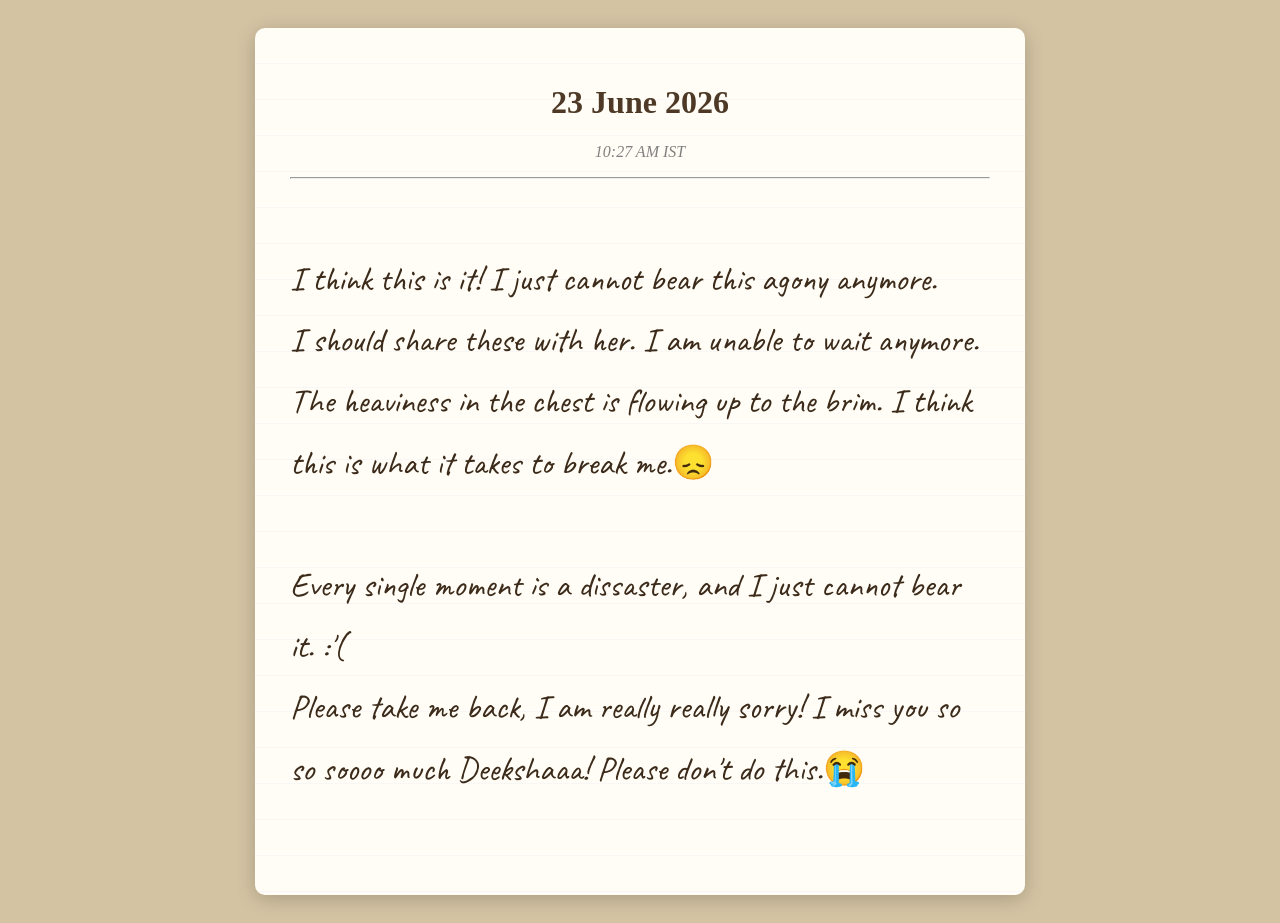
<file: message4.html>
<!DOCTYPE html>
<html>

<head>
<title>23 June 2026</title>

<link href="https://fonts.googleapis.com/css2?family=Caveat:wght@500&display=swap" rel="stylesheet">
 <script data-goatcounter="https://apaar-1904.goatcounter.com/count"
        async src="//gc.zgo.at/count.js"></script>
  
</head>

<body style="
background:#d4c3a3;
padding:20px;
font-family:Georgia,serif;
">

<div style="
max-width:700px;
margin:auto;
background:#fffdf5;
padding:35px;
border-radius:10px;
box-shadow:0 4px 20px rgba(0,0,0,0.2);
background-image:
repeating-linear-gradient(
to bottom,
transparent,
transparent 35px,
rgba(100,100,255,0.08) 36px
);
">

<h1 style="
text-align:center;
color:#4d3926;
font-family:Georgia;
">
23 June 2026
</h1>

<p style="
text-align:center;
font-style:italic;
color:gray;
">
10:27 AM IST
</p>

<hr>

<div style="
font-family:'Caveat', cursive;
font-size:34px;
line-height:1.8;
color:#3c2b1a;
white-space:pre-line;
">
I think this is it! I just cannot bear this agony anymore.
I should share these with her. I am unable to wait anymore. The heaviness in the chest is flowing up to the brim. I think this is what it takes to break me.😞

Every single moment is a dissaster, and I just cannot bear it. :'( 
Please take me back, I am really really sorry! I miss you so so soooo much Deekshaaa! Please don't do this.😭
  
</div>

</div>

</body>
</html>
</file>
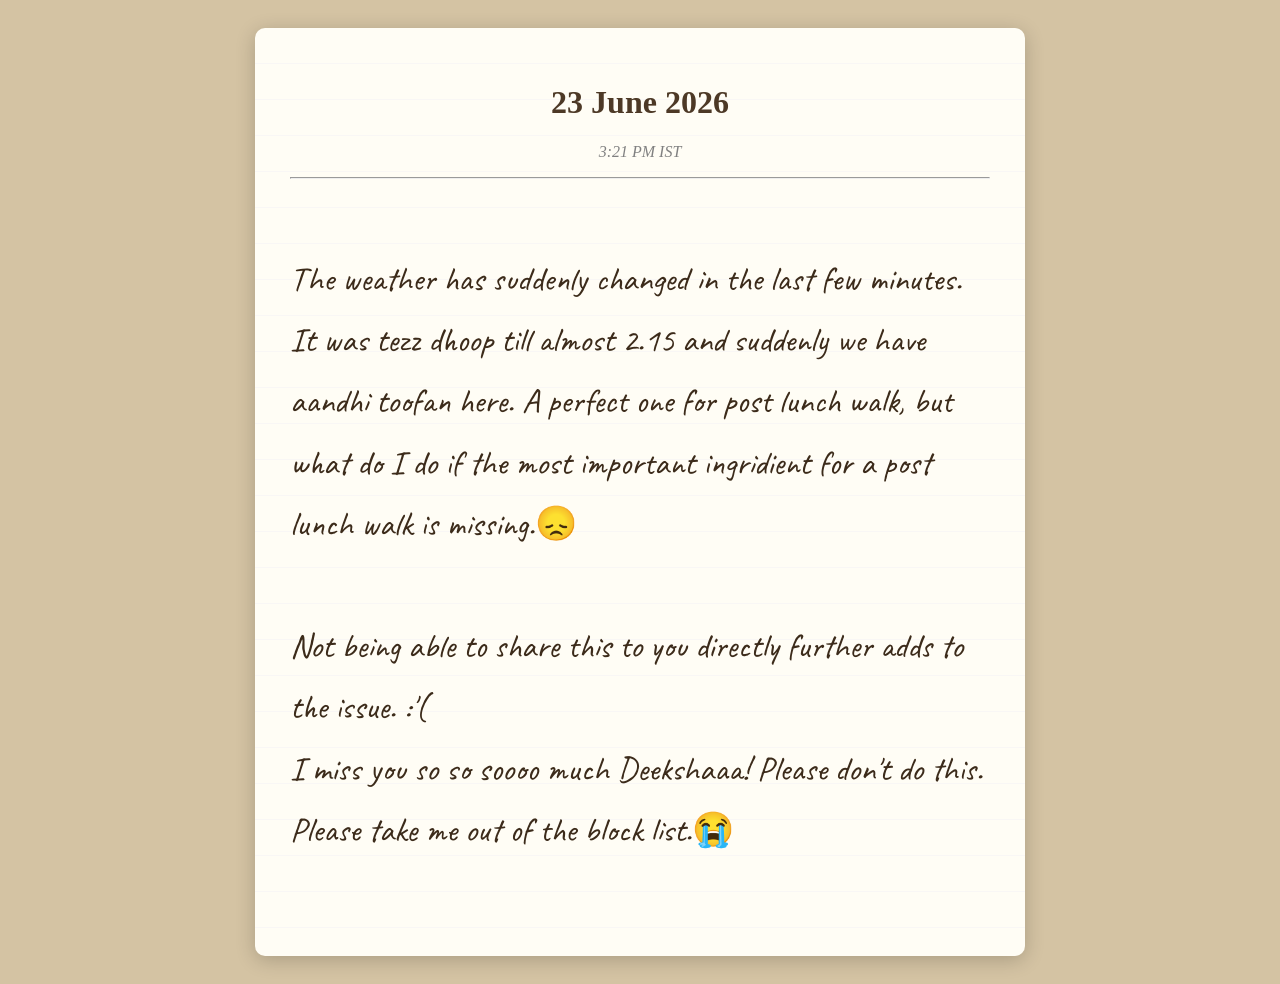
<file: message5.html>
<!DOCTYPE html>
<html>

<head>
<title>23 June 2026</title>

<link href="https://fonts.googleapis.com/css2?family=Caveat:wght@500&display=swap" rel="stylesheet">
 <script data-goatcounter="https://apaar-1904.goatcounter.com/count"
        async src="//gc.zgo.at/count.js"></script>
  
</head>

<body style="
background:#d4c3a3;
padding:20px;
font-family:Georgia,serif;
">

<div style="
max-width:700px;
margin:auto;
background:#fffdf5;
padding:35px;
border-radius:10px;
box-shadow:0 4px 20px rgba(0,0,0,0.2);
background-image:
repeating-linear-gradient(
to bottom,
transparent,
transparent 35px,
rgba(100,100,255,0.08) 36px
);
">

<h1 style="
text-align:center;
color:#4d3926;
font-family:Georgia;
">
23 June 2026
</h1>

<p style="
text-align:center;
font-style:italic;
color:gray;
">
3:21 PM IST
</p>

<hr>

<div style="
font-family:'Caveat', cursive;
font-size:34px;
line-height:1.8;
color:#3c2b1a;
white-space:pre-line;
">
The weather has suddenly changed in the last few minutes.
It was tezz dhoop till almost 2.15 and suddenly we have aandhi toofan here. A perfect one for post lunch walk, but what do I do if the most important ingridient for a post lunch walk is missing.😞

Not being able to share this to you directly further adds to the issue. :'( 
I miss you so so soooo much Deekshaaa! Please don't do this. Please take me out of the block list.😭
  
</div>

</div>

</body>
</html>
</file>
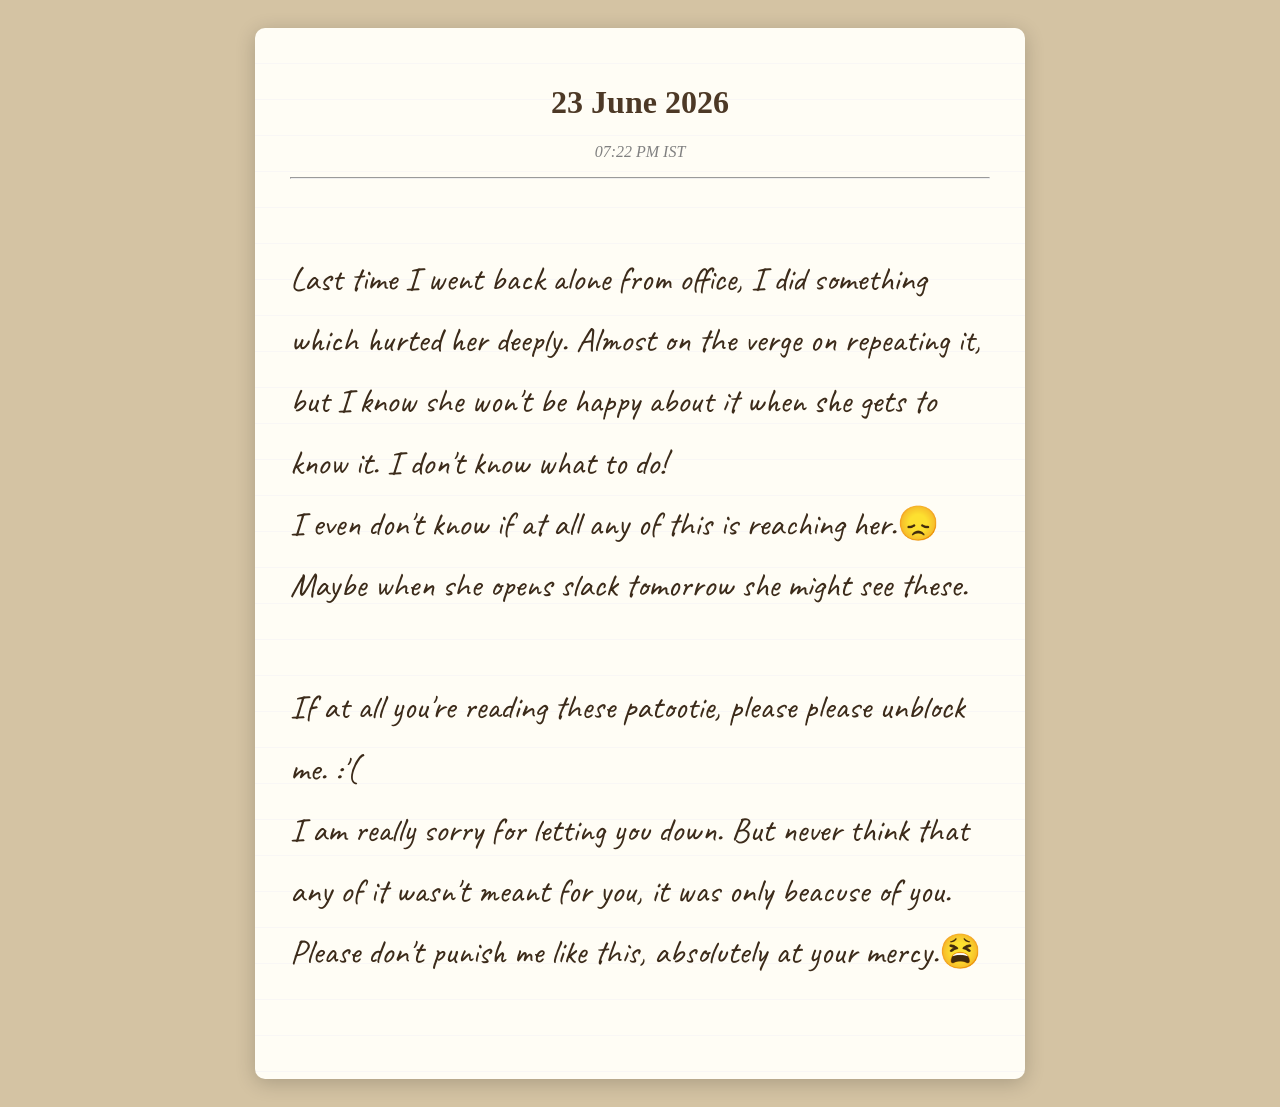
<file: message6.html>
<!DOCTYPE html>
<html>

<head>
<title>23 June 2026</title>

<link href="https://fonts.googleapis.com/css2?family=Caveat:wght@500&display=swap" rel="stylesheet">
 <script data-goatcounter="https://apaar-1904.goatcounter.com/count"
        async src="//gc.zgo.at/count.js"></script>
  
</head>

<body style="
background:#d4c3a3;
padding:20px;
font-family:Georgia,serif;
">

<div style="
max-width:700px;
margin:auto;
background:#fffdf5;
padding:35px;
border-radius:10px;
box-shadow:0 4px 20px rgba(0,0,0,0.2);
background-image:
repeating-linear-gradient(
to bottom,
transparent,
transparent 35px,
rgba(100,100,255,0.08) 36px
);
">

<h1 style="
text-align:center;
color:#4d3926;
font-family:Georgia;
">
23 June 2026
</h1>

<p style="
text-align:center;
font-style:italic;
color:gray;
">
07:22 PM IST
</p>

<hr>

<div style="
font-family:'Caveat', cursive;
font-size:34px;
line-height:1.8;
color:#3c2b1a;
white-space:pre-line;
">
Last time I went back alone from office, I did something which hurted her deeply. Almost on the verge on repeating it, but I know she won't be happy about it when she gets to know it. I don't know what to do! 
I even don't know if at all any of this is reaching her.😞 Maybe when she opens slack tomorrow she might see these.

If at all you're reading these patootie, please please unblock me. :'( 
I am really sorry for letting you down. But never think that any of it wasn't meant for you, it was only beacuse of you. Please don't punish me like this, absolutely at your mercy.😫
  
</div>

</div>

</body>
</html>
</file>
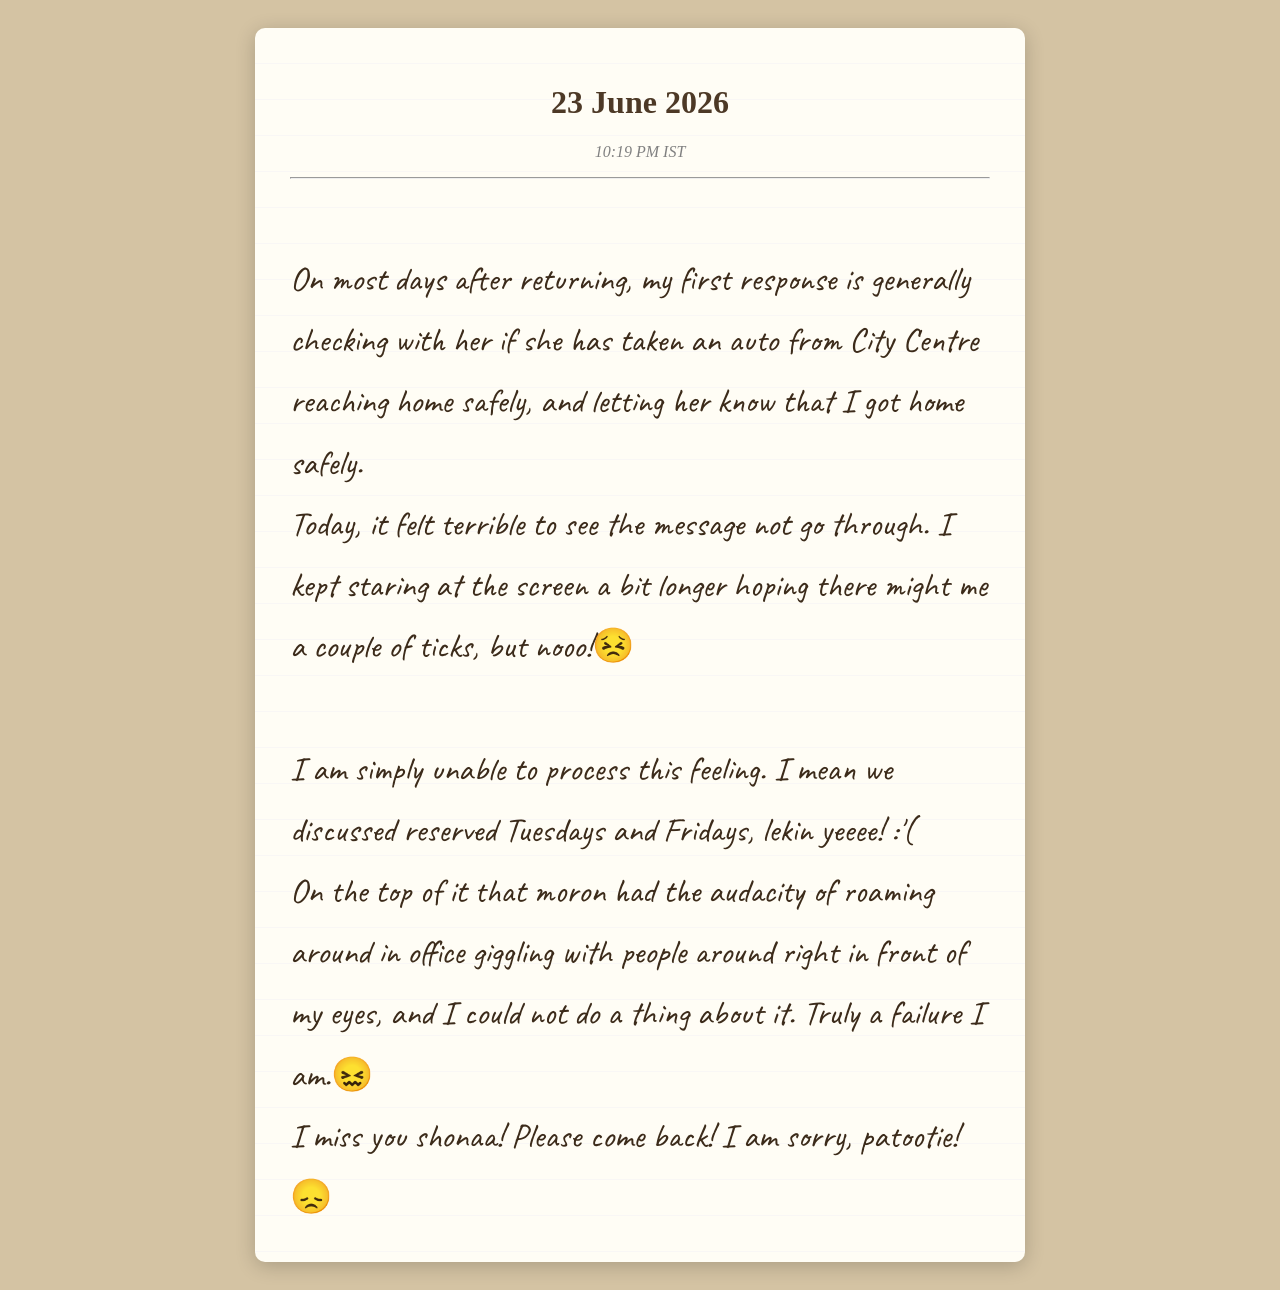
<file: message7.html>
<!DOCTYPE html>
<html>

<head>
<title>23 June 2026</title>

<link href="https://fonts.googleapis.com/css2?family=Caveat:wght@500&display=swap" rel="stylesheet">
 <script data-goatcounter="https://apaar-1904.goatcounter.com/count"
        async src="//gc.zgo.at/count.js"></script>
  
</head>

<body style="
background:#d4c3a3;
padding:20px;
font-family:Georgia,serif;
">

<div style="
max-width:700px;
margin:auto;
background:#fffdf5;
padding:35px;
border-radius:10px;
box-shadow:0 4px 20px rgba(0,0,0,0.2);
background-image:
repeating-linear-gradient(
to bottom,
transparent,
transparent 35px,
rgba(100,100,255,0.08) 36px
);
">

<h1 style="
text-align:center;
color:#4d3926;
font-family:Georgia;
">
23 June 2026
</h1>

<p style="
text-align:center;
font-style:italic;
color:gray;
">
10:19 PM IST
</p>

<hr>

<div style="
font-family:'Caveat', cursive;
font-size:34px;
line-height:1.8;
color:#3c2b1a;
white-space:pre-line;
">
On most days after returning, my first response is generally checking with her if she has taken an auto from City Centre reaching home safely, and letting her know that I got home safely.
Today, it felt terrible to see the message not go through. I kept staring at the screen a bit longer hoping there might me a couple of ticks, but nooo!😣

I am simply unable to process this feeling. I mean we discussed reserved Tuesdays and Fridays, lekin yeeee! :'( 
On the top of it that moron had the audacity of roaming around in office giggling with people around right in front of my eyes, and I could not do a thing about it. Truly a failure I am.😖 
I miss you shonaa! Please come back! I am sorry, patootie!😞
</div>

</div>

</body>
</html>
</file>
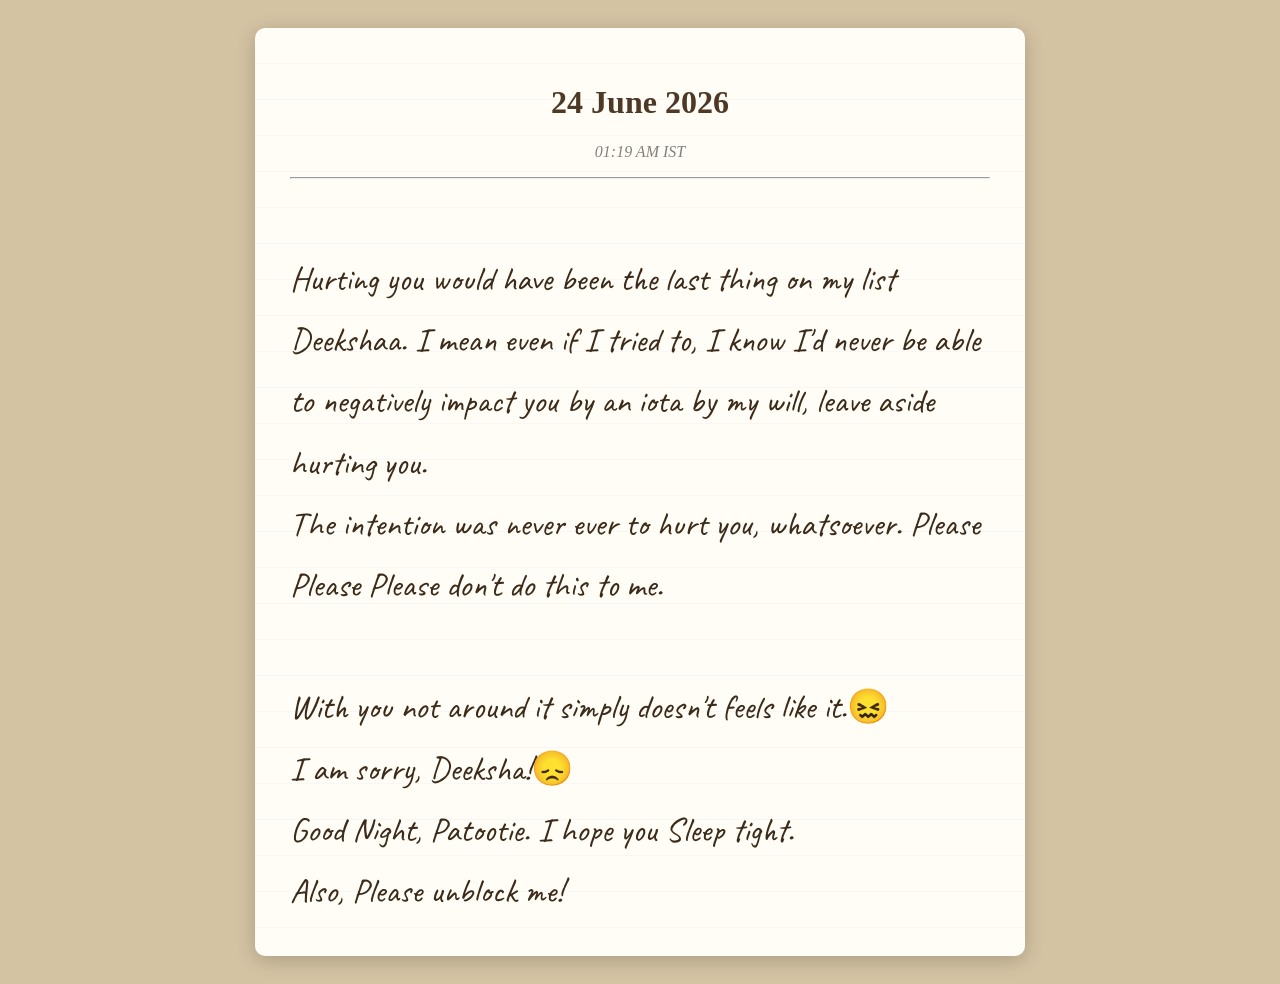
<file: message8.html>
<!DOCTYPE html>
<html>

<head>
<title>24 June 2026</title>

<link href="https://fonts.googleapis.com/css2?family=Caveat:wght@500&display=swap" rel="stylesheet">
 <script data-goatcounter="https://apaar-1904.goatcounter.com/count"
        async src="//gc.zgo.at/count.js">
    </script>
  
</head>

<body style="
background:#d4c3a3;
padding:20px;
font-family:Georgia,serif;
">

<div style="
max-width:700px;
margin:auto;
background:#fffdf5;
padding:35px;
border-radius:10px;
box-shadow:0 4px 20px rgba(0,0,0,0.2);
background-image:
repeating-linear-gradient(
to bottom,
transparent,
transparent 35px,
rgba(100,100,255,0.08) 36px
);
">

<h1 style="
text-align:center;
color:#4d3926;
font-family:Georgia;
">
24 June 2026
</h1>

<p style="
text-align:center;
font-style:italic;
color:gray;
">
01:19 AM IST
</p>

<hr>

<div style="
font-family:'Caveat', cursive;
font-size:34px;
line-height:1.8;
color:#3c2b1a;
white-space:pre-line;
">
Hurting you would have been the last thing on my list Deekshaa. I mean even if I tried to, I know I'd never be able to negatively impact you by an iota by my will, leave aside hurting you.
The intention was never ever to hurt you, whatsoever. Please Please Please don't do this to me.

With you not around it simply doesn't feels like it.😖 
I am sorry, Deeksha!😞
Good Night, Patootie. I hope you Sleep tight. 
Also, Please unblock me!
</div>

</div>

</body>
</html>
</file>
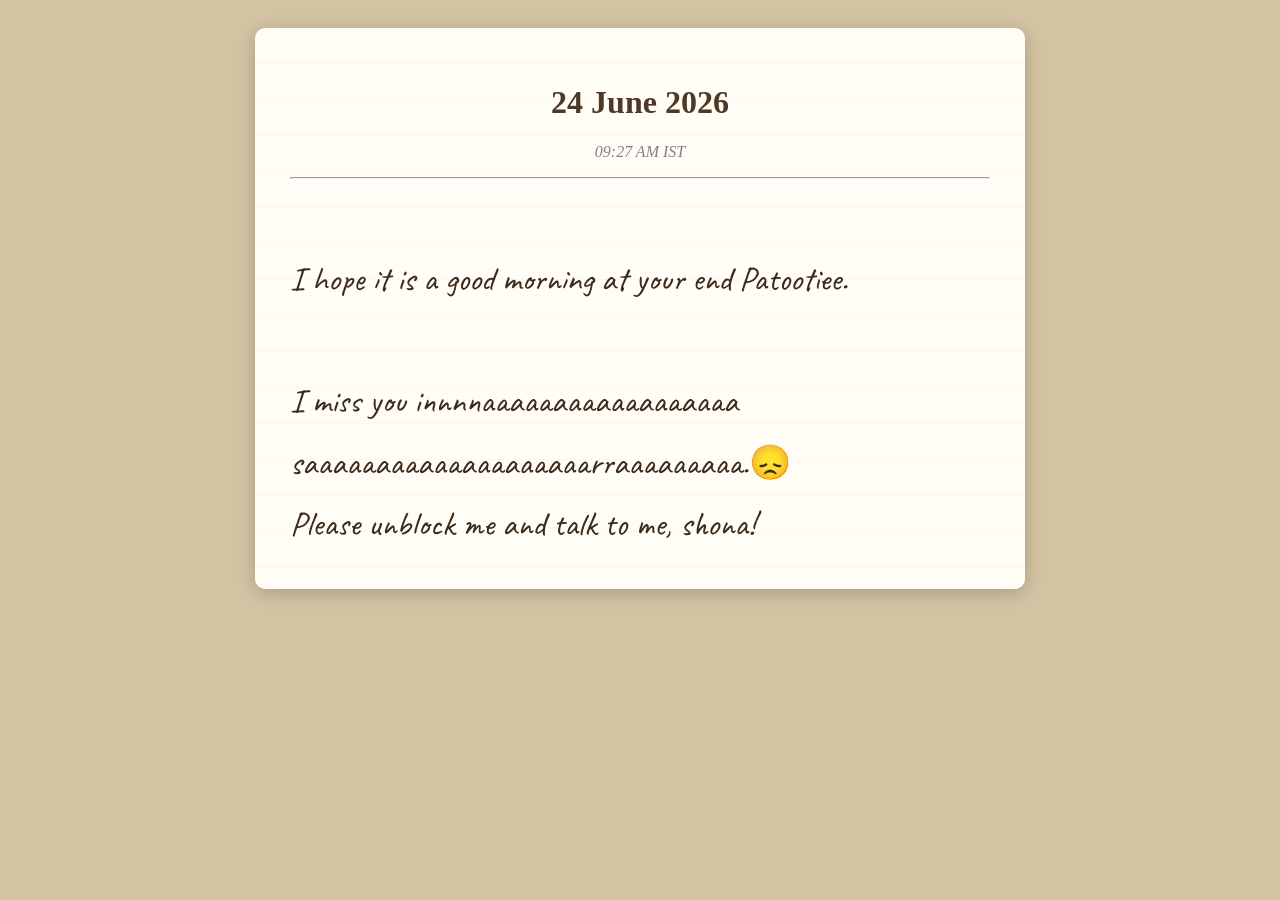
<file: message9.html>
<!DOCTYPE html>
<html>

<head>
<title>24 June 2026</title>

<link href="https://fonts.googleapis.com/css2?family=Caveat:wght@500&display=swap" rel="stylesheet">
 <script data-goatcounter="https://apaar-1904.goatcounter.com/count"
        async src="//gc.zgo.at/count.js"></script>
  
</head>

<body style="
background:#d4c3a3;
padding:20px;
font-family:Georgia,serif;
">

<div style="
max-width:700px;
margin:auto;
background:#fffdf5;
padding:35px;
border-radius:10px;
box-shadow:0 4px 20px rgba(0,0,0,0.2);
background-image:
repeating-linear-gradient(
to bottom,
transparent,
transparent 35px,
rgba(100,100,255,0.08) 36px
);
">

<h1 style="
text-align:center;
color:#4d3926;
font-family:Georgia;
">
24 June 2026
</h1>

<p style="
text-align:center;
font-style:italic;
color:gray;
">
09:27 AM IST
</p>

<hr>

<div style="
font-family:'Caveat', cursive;
font-size:34px;
line-height:1.8;
color:#3c2b1a;
white-space:pre-line;
">
I hope it is a good morning at your end Patootiee.

I miss you innnnaaaaaaaaaaaaaaaaaa saaaaaaaaaaaaaaaaaaaarraaaaaaaaa.😞
Please unblock me and talk to me, shona!
</div>

</div>

</body>
</html>
</file>
